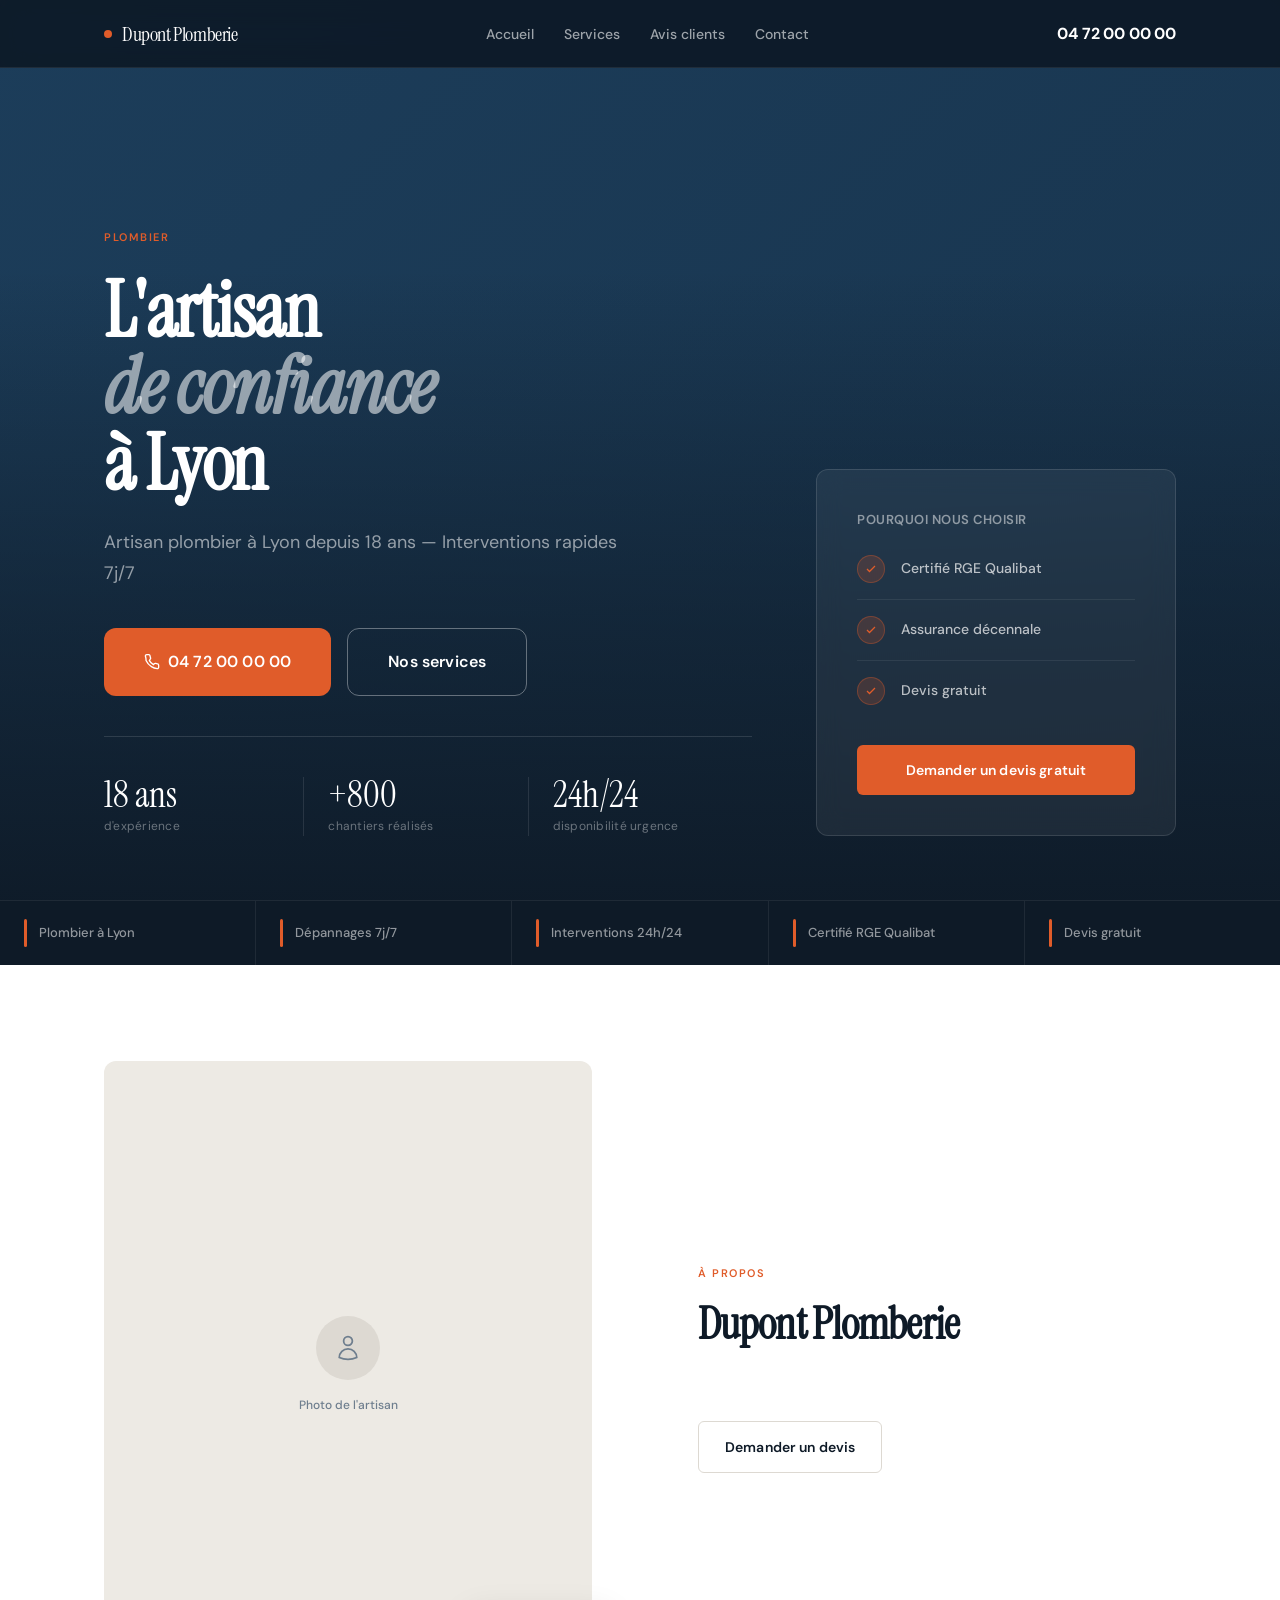
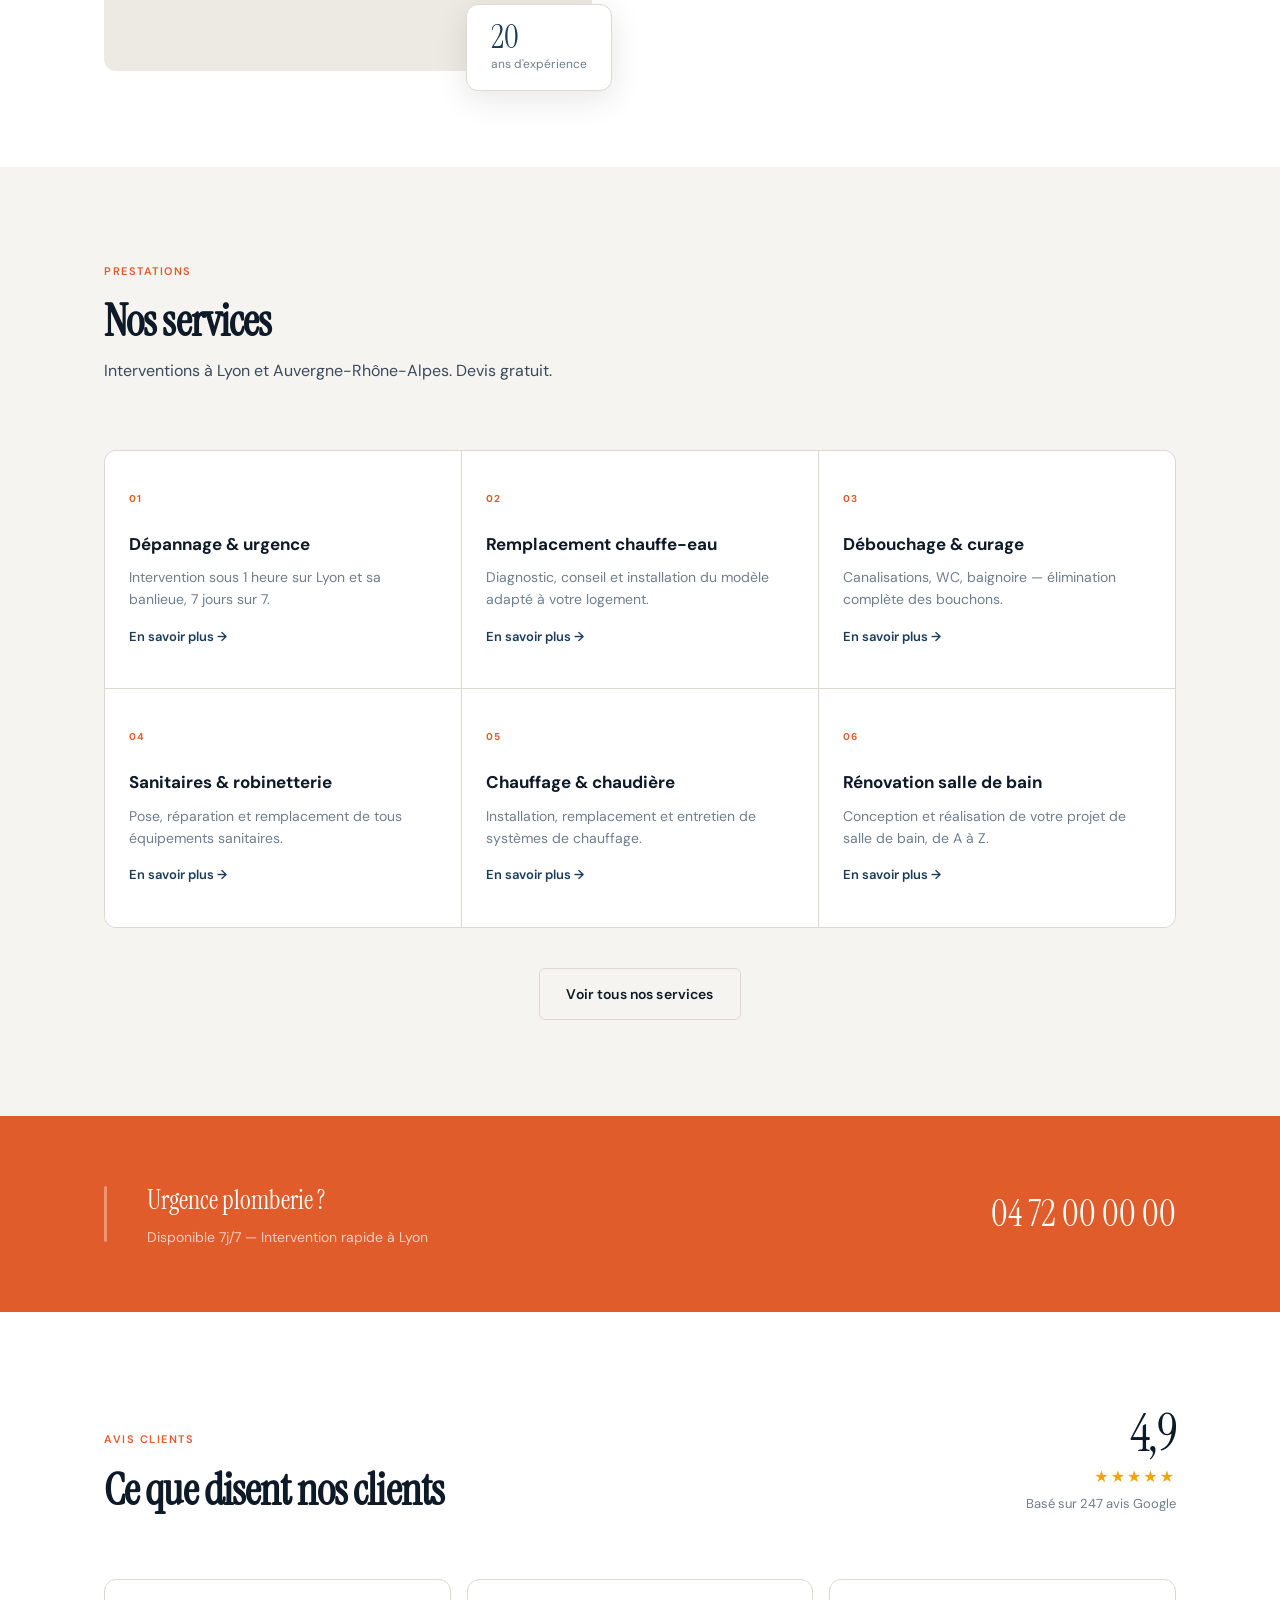
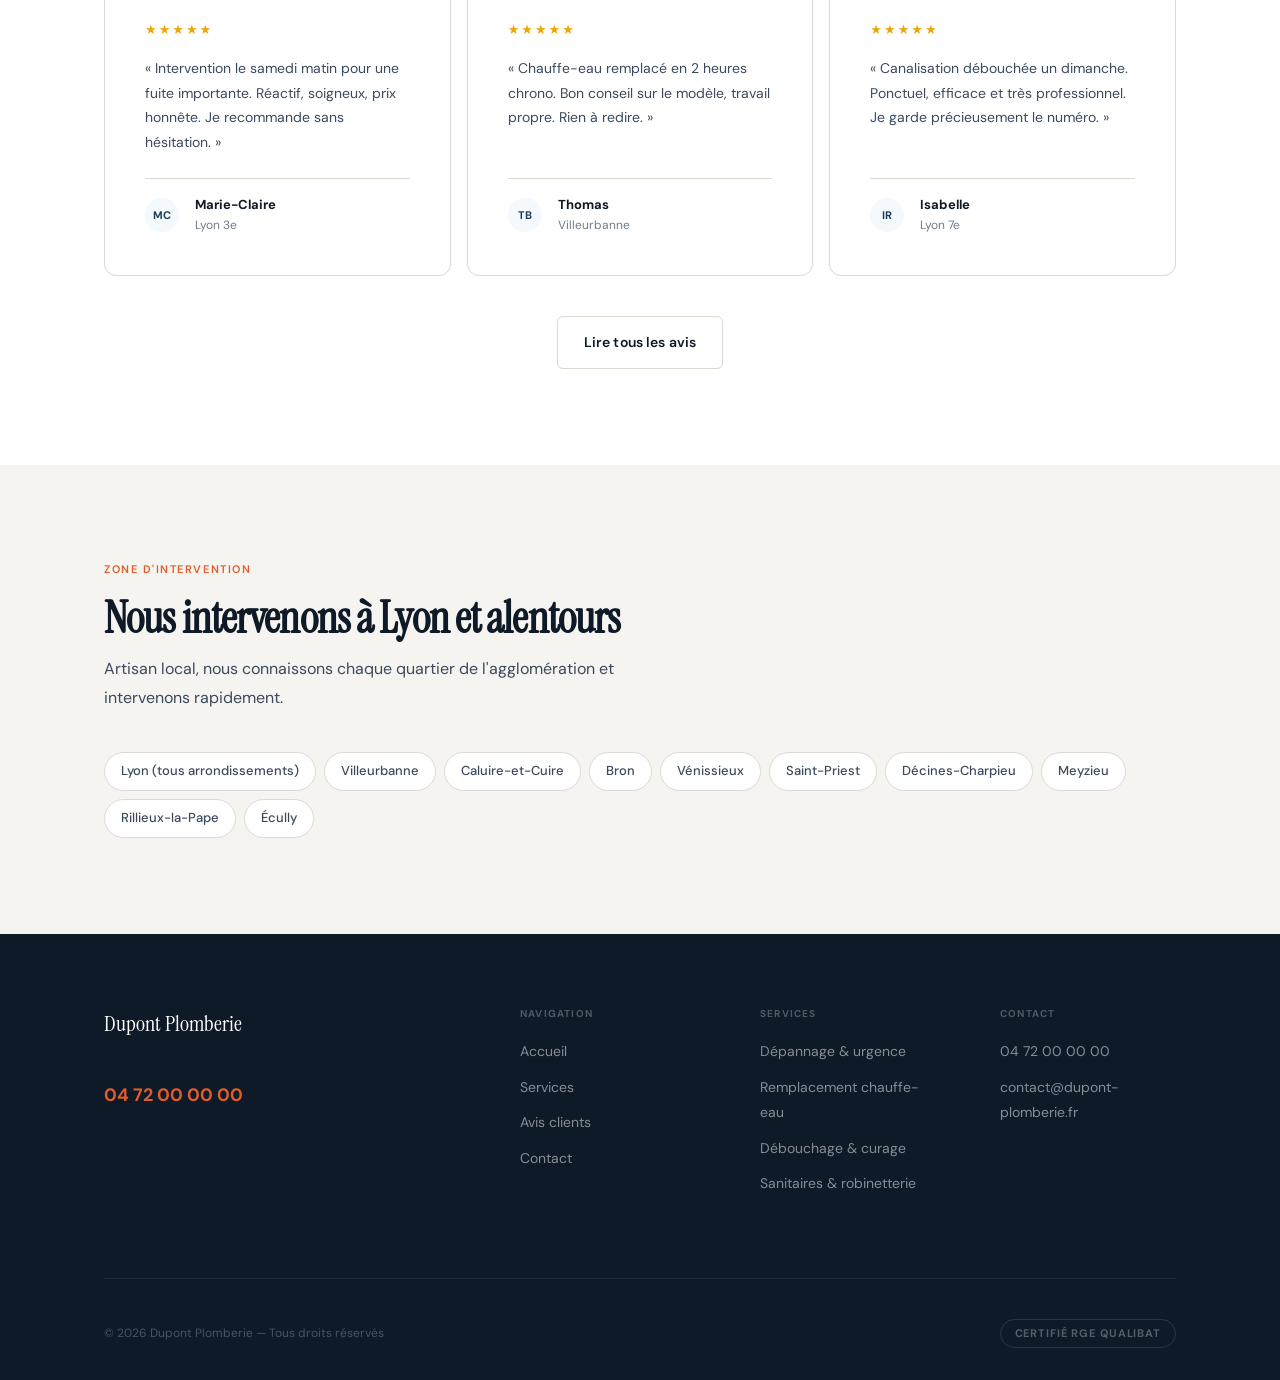
<file: index.html>
<!DOCTYPE html>
<html lang="fr">
<head>
<meta charset="UTF-8">
<meta name="viewport" content="width=device-width, initial-scale=1.0">
<meta name="description" id="meta-desc" content="">
<title id="page-title"></title>
<link rel="preconnect" href="https://fonts.googleapis.com">
<link rel="stylesheet" href="css/style.css">
<script src="js/config.js"></script>
<script>
  document.getElementById('page-title').textContent   = SITE.nom + ' — ' + SITE.metier + ' à ' + SITE.ville;
  document.getElementById('meta-desc').content        = SITE.metaDesc;
</script>
</head>
<body>

<!-- ══════════════ HEADER ══════════════ -->
<header class="site-header">
  <div class="wrap">
    <div class="header-inner">
      <a href="index.html" class="header-logo">
        <span class="header-logo-dot"></span>
        <span data-site="nom"></span>
      </a>
      <nav class="header-nav">
        <a href="index.html">Accueil</a>
        <a href="pages/services.html">Services</a>
        <a href="pages/avis.html">Avis clients</a>
        <a href="pages/contact.html">Contact</a>
      </nav>
      <div class="header-actions">
        <a href="" data-href="tel" class="header-tel" data-site="tel"></a>
      </div>
      <button class="ham" id="ham" aria-label="Menu" aria-expanded="false">
        <span></span><span></span><span></span>
      </button>
    </div>
  </div>
</header>

<div class="mob-menu" id="mob-menu">
  <a href="index.html">Accueil</a>
  <a href="pages/services.html">Services</a>
  <a href="pages/avis.html">Avis clients</a>
  <a href="pages/contact.html">Contact</a>
  <a href="" data-href="tel" class="mob-tel" data-site="tel"></a>
</div>

<!-- ══════════════ HERO ══════════════ -->
<section class="hero">
  <div class="hero-bg">
    <div class="hero-img-wrap">
      <!-- Remplacer par une vraie photo de chantier -->
      <div style="width:100%;height:100%;background:linear-gradient(135deg,var(--brand) 0%,var(--brand-dark) 100%);"></div>
    </div>
  </div>
  <div class="hero-content">
    <div class="wrap">
      <div class="hero-inner">
        <div>
          <div class="hero-overline">
            <span class="t-overline" data-site="metier"> &mdash; <span data-site="ville"></span></span>
          </div>
          <h1 class="t-display hero-title">
            L'artisan<br><em>de confiance</em><br>à <span data-site="ville"></span>
          </h1>
          <p class="hero-sub" data-site="slogan"></p>
          <div class="hero-actions">
            <a href="" data-href="tel" class="btn btn--accent btn--xl">
              <svg width="16" height="16" fill="none" stroke="currentColor" stroke-width="2" viewBox="0 0 24 24"><path d="M22 16.92v3a2 2 0 01-2.18 2 19.79 19.79 0 01-8.63-3.07A19.5 19.5 0 013.07 9.81 19.79 19.79 0 0 0 2.08 3a2 2 0 012-2h3a2 2 0 012 1.72 12.84 12.84 0 00.7 2.81 2 2 0 01-.45 2.11L8.09 9.91a16 16 0 006 6l1.27-1.27a2 2 0 012.11-.45 12.84 12.84 0 002.81.7A2 2 0 0122 16.92z"/></svg>
              <span data-site="tel"></span>
            </a>
            <a href="pages/services.html" class="btn btn--outline-white btn--xl">Nos services</a>
          </div>
          <div class="hero-stats" id="hero-stats"></div>
        </div>
        <div class="hero-card">
          <div class="hero-card-title">Pourquoi nous choisir</div>
          <div class="hero-card-items" id="hero-card-items"></div>
          <div class="hero-card-cta">
            <a href="pages/contact.html" class="btn btn--accent btn--full">Demander un devis gratuit</a>
          </div>
        </div>
      </div>
    </div>
  </div>
</section>

<!-- ══════════════ TRUST BAR ══════════════ -->
<div class="trust-bar">
  <div class="wrap--wide" style="padding:0">
    <div class="trust-bar-inner" id="trust-bar"></div>
  </div>
</div>

<!-- ══════════════ ABOUT ══════════════ -->
<section class="section">
  <div class="wrap">
    <div class="about-grid">
      <div class="about-visual">
        <div class="about-img-primary">
          <div class="img-placeholder">
            <div class="img-placeholder-icon">
              <svg fill="none" stroke="currentColor" stroke-width="1.5" viewBox="0 0 24 24">
                <path d="M15.75 6a3.75 3.75 0 11-7.5 0 3.75 3.75 0 017.5 0zM4.501 20.118a7.5 7.5 0 0114.998 0A17.933 17.933 0 0112 21.75c-2.676 0-5.216-.584-7.499-1.632z"/>
              </svg>
            </div>
            <span class="img-placeholder-label">Photo de l'artisan</span>
          </div>
        </div>
        <div class="about-badge">
          <div class="about-badge-n" id="about-badge-n"></div>
          <div class="about-badge-l">ans d'expérience</div>
        </div>
      </div>
      <div class="about-text">
        <span class="t-overline">À propos</span>
        <h2 class="t-h2" style="margin-top:16px" data-site="nom"></h2>
        <p class="t-body" style="margin-top:16px" data-site="description"></p>
        <div class="about-certs" id="about-certs"></div>
        <a href="pages/contact.html" class="btn btn--outline-dark" style="margin-top:32px">Demander un devis</a>
      </div>
    </div>
  </div>
</section>

<!-- ══════════════ SERVICES ══════════════ -->
<section class="section section--alt">
  <div class="wrap">
    <div class="section-header">
      <span class="t-overline">Prestations</span>
      <h2 class="t-h2" style="margin-top:16px">Nos services</h2>
      <p class="t-body" style="max-width:520px;margin-top:12px">
        Interventions à <span data-site="ville"></span> et <span data-site="region" id="region-txt"></span>. Devis gratuit.
      </p>
    </div>
    <div class="services-grid" id="services-grid"></div>
    <div style="text-align:center;margin-top:40px">
      <a href="pages/services.html" class="btn btn--outline-dark">Voir tous nos services</a>
    </div>
  </div>
</section>

<!-- ══════════════ URGENCE ══════════════ -->
<div class="urgence-banner">
  <div class="wrap">
    <div class="urgence-inner">
      <div class="urgence-left">
        <div class="urgence-line"></div>
        <div>
          <div class="urgence-title">Urgence plomberie ?</div>
          <div class="urgence-sub">Disponible 7j/7 &mdash; Intervention rapide &agrave; <span data-site="ville"></span></div>
        </div>
      </div>
      <a href="" data-href="tel" class="urgence-tel" data-site="tel"></a>
    </div>
  </div>
</div>

<!-- ══════════════ AVIS ══════════════ -->
<section class="section">
  <div class="wrap">
    <div class="reviews-header">
      <div>
        <span class="t-overline">Avis clients</span>
        <h2 class="t-h2" style="margin-top:16px">Ce que disent nos clients</h2>
      </div>
      <div class="reviews-score">
        <div class="reviews-score-n" id="reviews-score-n"></div>
        <div class="reviews-score-stars">★★★★★</div>
        <div class="reviews-score-label" id="reviews-score-label"></div>
      </div>
    </div>
    <div class="reviews-grid" id="reviews-grid"></div>
    <div style="text-align:center;margin-top:40px">
      <a href="pages/avis.html" class="btn btn--outline-dark">Lire tous les avis</a>
    </div>
  </div>
</section>

<!-- ══════════════ ZONE ══════════════ -->
<section class="section section--alt">
  <div class="wrap">
    <div class="section-header" style="margin-bottom:0">
      <span class="t-overline">Zone d'intervention</span>
      <h2 class="t-h2" style="margin-top:16px">Nous intervenons à <span data-site="ville"></span> et alentours</h2>
      <p class="t-body" style="max-width:580px;margin-top:12px">
        Artisan local, nous connaissons chaque quartier de l'agglomération et intervenons rapidement.
      </p>
    </div>
    <div class="zone-chips" id="zone-chips"></div>
  </div>
</section>

<!-- ══════════════ FOOTER ══════════════ -->
<footer class="site-footer">
  <div class="wrap">
    <div class="footer-grid">
      <div>
        <div class="footer-brand-name" data-site="nom"></div>
        <p class="footer-brand-desc" data-site="description"></p>
        <a href="" data-href="tel" class="footer-brand-tel" data-site="tel"></a>
      </div>
      <div>
        <div class="footer-col-label">Navigation</div>
        <ul class="footer-links">
          <li><a href="index.html">Accueil</a></li>
          <li><a href="pages/services.html">Services</a></li>
          <li><a href="pages/avis.html">Avis clients</a></li>
          <li><a href="pages/contact.html">Contact</a></li>
        </ul>
      </div>
      <div>
        <div class="footer-col-label">Services</div>
        <ul class="footer-links" id="footer-services"></ul>
      </div>
      <div>
        <div class="footer-col-label">Contact</div>
        <ul class="footer-links">
          <li><a href="" data-href="tel" data-site="tel"></a></li>
          <li><a href="" data-href="email" data-site="email"></a></li>
          <li><span data-site="adresse"></span></li>
          <li><span data-site="horaires"></span></li>
        </ul>
      </div>
    </div>
    <div class="footer-bottom">
      <span class="footer-copy">&copy; <span data-year></span> <span data-site="nom"></span> &mdash; Tous droits r&eacute;serv&eacute;s</span>
      <span class="footer-cert" id="footer-cert"></span>
    </div>
  </div>
</footer>

<script src="js/config.js"></script>
<script src="js/main.js"></script>
<script>
(function () {
  /* Badge years of experience */
  const yr = new Date().getFullYear() - SITE.anneeCreation;
  const badge = document.getElementById('about-badge-n');
  if (badge) badge.textContent = yr;

  /* Hero stats */
  const statsEl = document.getElementById('hero-stats');
  SITE.stats.forEach(s => {
    statsEl.innerHTML += `<div class="hero-stat"><div class="hero-stat-n">${s.valeur}</div><div class="hero-stat-l">${s.label}</div></div>`;
  });

  /* Hero card items — use certifications */
  const cardEl = document.getElementById('hero-card-items');
  SITE.certifications.forEach(c => {
    cardEl.innerHTML += `
      <div class="hero-card-item">
        <div class="hero-card-check">
          <svg fill="none" stroke="currentColor" stroke-width="2.5" viewBox="0 0 24 24"><polyline points="20 6 9 17 4 12"/></svg>
        </div>
        <span class="hero-card-text">${c}</span>
      </div>`;
  });

  /* Trust bar */
  const trustData = [
    SITE.metier + ' à ' + SITE.ville,
    'Dépannages 7j/7',
    'Interventions 24h/24',
    SITE.certifications[0] || 'Artisan certifié',
    'Devis gratuit',
  ];
  const trustEl = document.getElementById('trust-bar');
  trustData.forEach(t => {
    trustEl.innerHTML += `<div class="trust-item"><div class="trust-item-marker"></div><span class="trust-item-text">${t}</span></div>`;
  });

  /* Services grid */
  const srvEl = document.getElementById('services-grid');
  SITE.services.forEach((s, i) => {
    srvEl.innerHTML += `
      <div class="srv-card">
        <div class="srv-card-num">0${i + 1}</div>
        <div class="srv-card-title">${s.titre}</div>
        <div class="srv-card-desc">${s.resume}</div>
        <a href="pages/services.html#${s.slug}" class="srv-card-link">En savoir plus →</a>
      </div>`;
  });

  /* Reviews — show 3 */
  document.getElementById('reviews-score-n').textContent = SITE.noteGlobale;
  document.getElementById('reviews-score-label').textContent = 'Basé sur ' + SITE.nbAvis + ' avis Google';
  const rvEl = document.getElementById('reviews-grid');
  SITE.avis.slice(0, 3).forEach(a => {
    rvEl.innerHTML += `
      <div class="review-card">
        <div class="review-card-stars">★★★★★</div>
        <p class="review-card-text">« ${a.texte} »</p>
        <div class="review-card-author">
          <div class="review-card-av">${a.initiales}</div>
          <div>
            <div class="review-card-name">${a.prenom}</div>
            <div class="review-card-ville">${a.ville}</div>
          </div>
        </div>
      </div>`;
  });

  /* Zone chips */
  const zEl = document.getElementById('zone-chips');
  SITE.zones.forEach(z => {
    zEl.innerHTML += `<span class="zone-chip">${z}</span>`;
  });

  /* Footer services */
  const fsEl = document.getElementById('footer-services');
  SITE.services.slice(0, 4).forEach(s => {
    fsEl.innerHTML += `<li><a href="pages/services.html#${s.slug}">${s.titre}</a></li>`;
  });

  /* Footer cert badge */
  const fcEl = document.getElementById('footer-cert');
  if (fcEl && SITE.certifications[0]) fcEl.textContent = SITE.certifications[0];

  /* Region text */
  const rEl = document.getElementById('region-txt');
  if (rEl) rEl.textContent = SITE.region;
})();
</script>
</body>
</html>
</file>
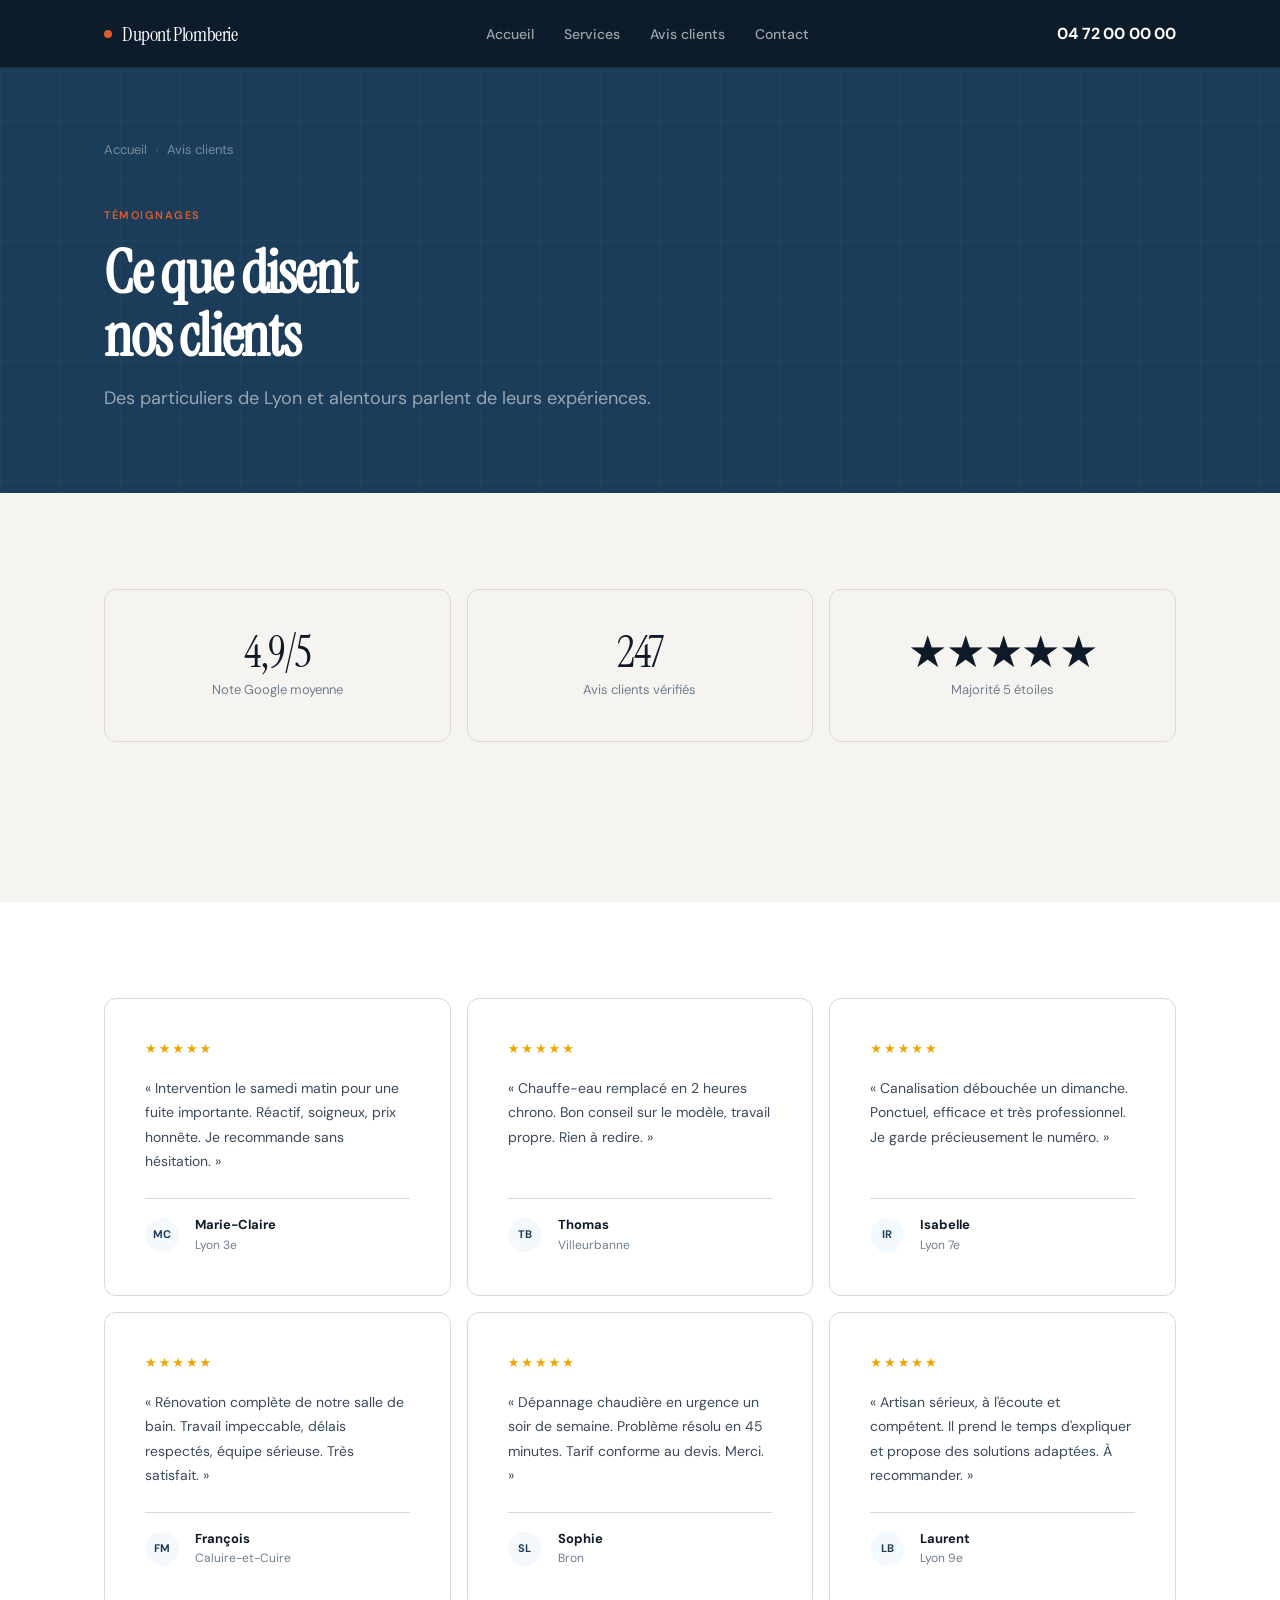
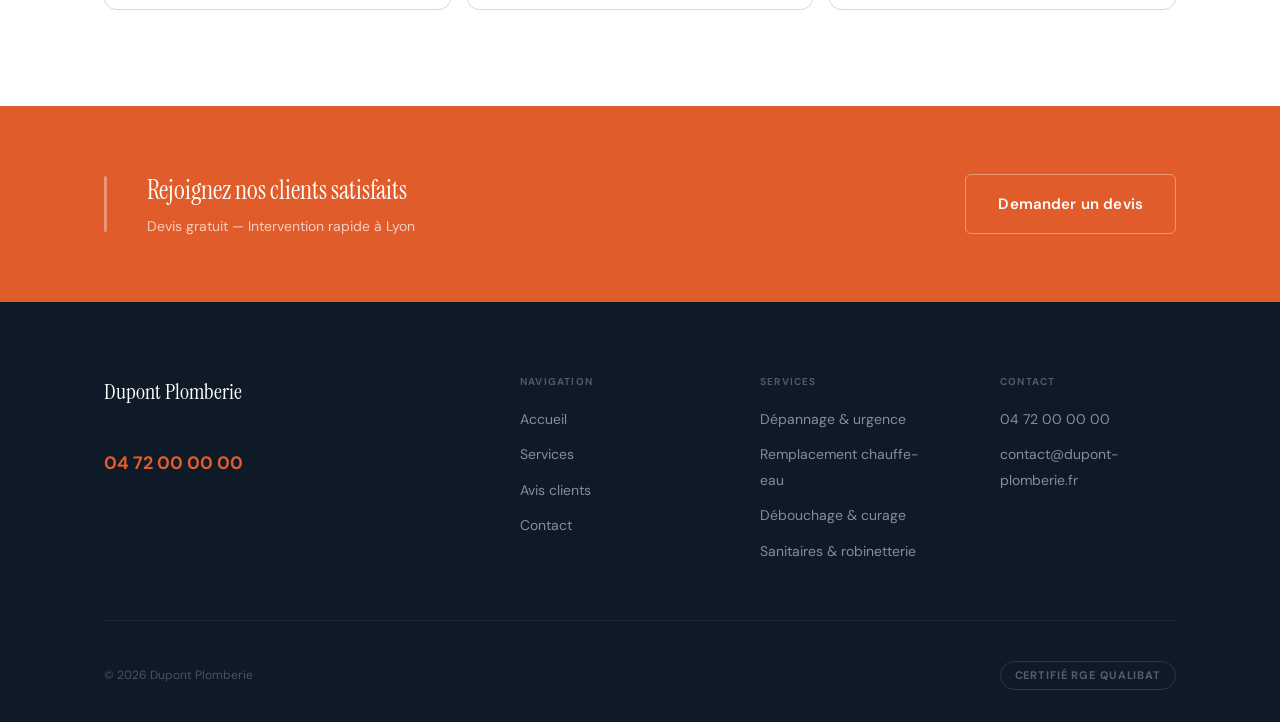
<file: pages/avis.html>
<!DOCTYPE html>
<html lang="fr">
<head>
<meta charset="UTF-8">
<meta name="viewport" content="width=device-width, initial-scale=1.0">
<meta name="description" content="">
<title id="page-title"></title>
<link rel="preconnect" href="https://fonts.googleapis.com">
<link rel="stylesheet" href="../css/style.css">
<script src="../js/config.js"></script>
<script>
  document.getElementById('page-title').textContent = 'Avis clients — ' + SITE.nom;
  document.querySelector('meta[name="description"]').content =
    SITE.nbAvis + ' avis clients pour ' + SITE.nom + ', ' + SITE.metier.toLowerCase() + ' à ' + SITE.ville + '. Note : ' + SITE.noteGlobale + '/5.';
</script>
</head>
<body>

<!-- HEADER -->
<header class="site-header">
  <div class="wrap">
    <div class="header-inner">
      <a href="../index.html" class="header-logo">
        <span class="header-logo-dot"></span>
        <span data-site="nom"></span>
      </a>
      <nav class="header-nav">
        <a href="../index.html">Accueil</a>
        <a href="services.html">Services</a>
        <a href="avis.html">Avis clients</a>
        <a href="contact.html">Contact</a>
      </nav>
      <div class="header-actions">
        <a href="" data-href="tel" class="header-tel" data-site="tel"></a>
      </div>
      <button class="ham" id="ham" aria-label="Menu" aria-expanded="false">
        <span></span><span></span><span></span>
      </button>
    </div>
  </div>
</header>

<div class="mob-menu" id="mob-menu">
  <a href="../index.html">Accueil</a>
  <a href="services.html">Services</a>
  <a href="avis.html">Avis clients</a>
  <a href="contact.html">Contact</a>
  <a href="" data-href="tel" class="mob-tel" data-site="tel"></a>
</div>

<!-- PAGE HERO -->
<div class="page-hero">
  <div class="wrap">
    <div class="page-hero-inner">
      <nav class="breadcrumb">
        <a href="../index.html">Accueil</a>
        <span class="breadcrumb-sep">›</span>
        <span>Avis clients</span>
      </nav>
      <span class="t-overline">Témoignages</span>
      <h1 class="page-hero-title" style="margin-top:16px">Ce que disent<br>nos clients</h1>
      <p class="page-hero-sub">Des particuliers de <span data-site="ville"></span> et alentours parlent de leurs expériences.</p>
    </div>
  </div>
</div>

<!-- SCORE INTRO -->
<section class="section section--alt">
  <div class="wrap">
    <div class="avis-intro-grid" id="avis-intro"></div>
  </div>
</section>

<!-- ALL REVIEWS -->
<section class="section">
  <div class="wrap">
    <div class="reviews-grid" id="reviews-grid-full"></div>
  </div>
</section>

<!-- CTA -->
<div class="urgence-banner">
  <div class="wrap">
    <div class="urgence-inner">
      <div class="urgence-left">
        <div class="urgence-line"></div>
        <div>
          <div class="urgence-title">Rejoignez nos clients satisfaits</div>
          <div class="urgence-sub">Devis gratuit &mdash; Intervention rapide à <span data-site="ville"></span></div>
        </div>
      </div>
      <a href="contact.html" class="btn btn--outline-white btn--lg">Demander un devis</a>
    </div>
  </div>
</div>

<!-- FOOTER -->
<footer class="site-footer">
  <div class="wrap">
    <div class="footer-grid">
      <div>
        <div class="footer-brand-name" data-site="nom"></div>
        <p class="footer-brand-desc" data-site="description"></p>
        <a href="" data-href="tel" class="footer-brand-tel" data-site="tel"></a>
      </div>
      <div>
        <div class="footer-col-label">Navigation</div>
        <ul class="footer-links">
          <li><a href="../index.html">Accueil</a></li>
          <li><a href="services.html">Services</a></li>
          <li><a href="avis.html">Avis clients</a></li>
          <li><a href="contact.html">Contact</a></li>
        </ul>
      </div>
      <div>
        <div class="footer-col-label">Services</div>
        <ul class="footer-links" id="footer-services"></ul>
      </div>
      <div>
        <div class="footer-col-label">Contact</div>
        <ul class="footer-links">
          <li><a href="" data-href="tel" data-site="tel"></a></li>
          <li><a href="" data-href="email" data-site="email"></a></li>
          <li><span data-site="adresse"></span></li>
        </ul>
      </div>
    </div>
    <div class="footer-bottom">
      <span class="footer-copy">&copy; <span data-year></span> <span data-site="nom"></span></span>
      <span class="footer-cert" id="footer-cert"></span>
    </div>
  </div>
</footer>

<script src="../js/main.js"></script>
<script>
(function () {
  /* Score intro cards */
  const introData = [
    { n: SITE.noteGlobale + '/5', l: 'Note Google moyenne' },
    { n: SITE.nbAvis,             l: 'Avis clients vérifiés' },
    { n: '★★★★★',                 l: 'Majorité 5 étoiles' },
  ];
  const introEl = document.getElementById('avis-intro');
  introData.forEach(d => {
    introEl.innerHTML += `
      <div class="avis-intro-card">
        <div class="avis-intro-n">${d.n}</div>
        <div class="avis-intro-l">${d.l}</div>
      </div>`;
  });

  /* All reviews */
  const rvEl = document.getElementById('reviews-grid-full');
  SITE.avis.forEach(a => {
    rvEl.innerHTML += `
      <div class="review-card">
        <div class="review-card-stars">★★★★★</div>
        <p class="review-card-text">« ${a.texte} »</p>
        <div class="review-card-author">
          <div class="review-card-av">${a.initiales}</div>
          <div>
            <div class="review-card-name">${a.prenom}</div>
            <div class="review-card-ville">${a.ville}</div>
          </div>
        </div>
      </div>`;
  });

  /* Footer services */
  const fsEl = document.getElementById('footer-services');
  SITE.services.slice(0, 4).forEach(s => {
    fsEl.innerHTML += `<li><a href="services.html#${s.slug}">${s.titre}</a></li>`;
  });

  const fcEl = document.getElementById('footer-cert');
  if (fcEl && SITE.certifications[0]) fcEl.textContent = SITE.certifications[0];
})();
</script>
</body>
</html>
</file>
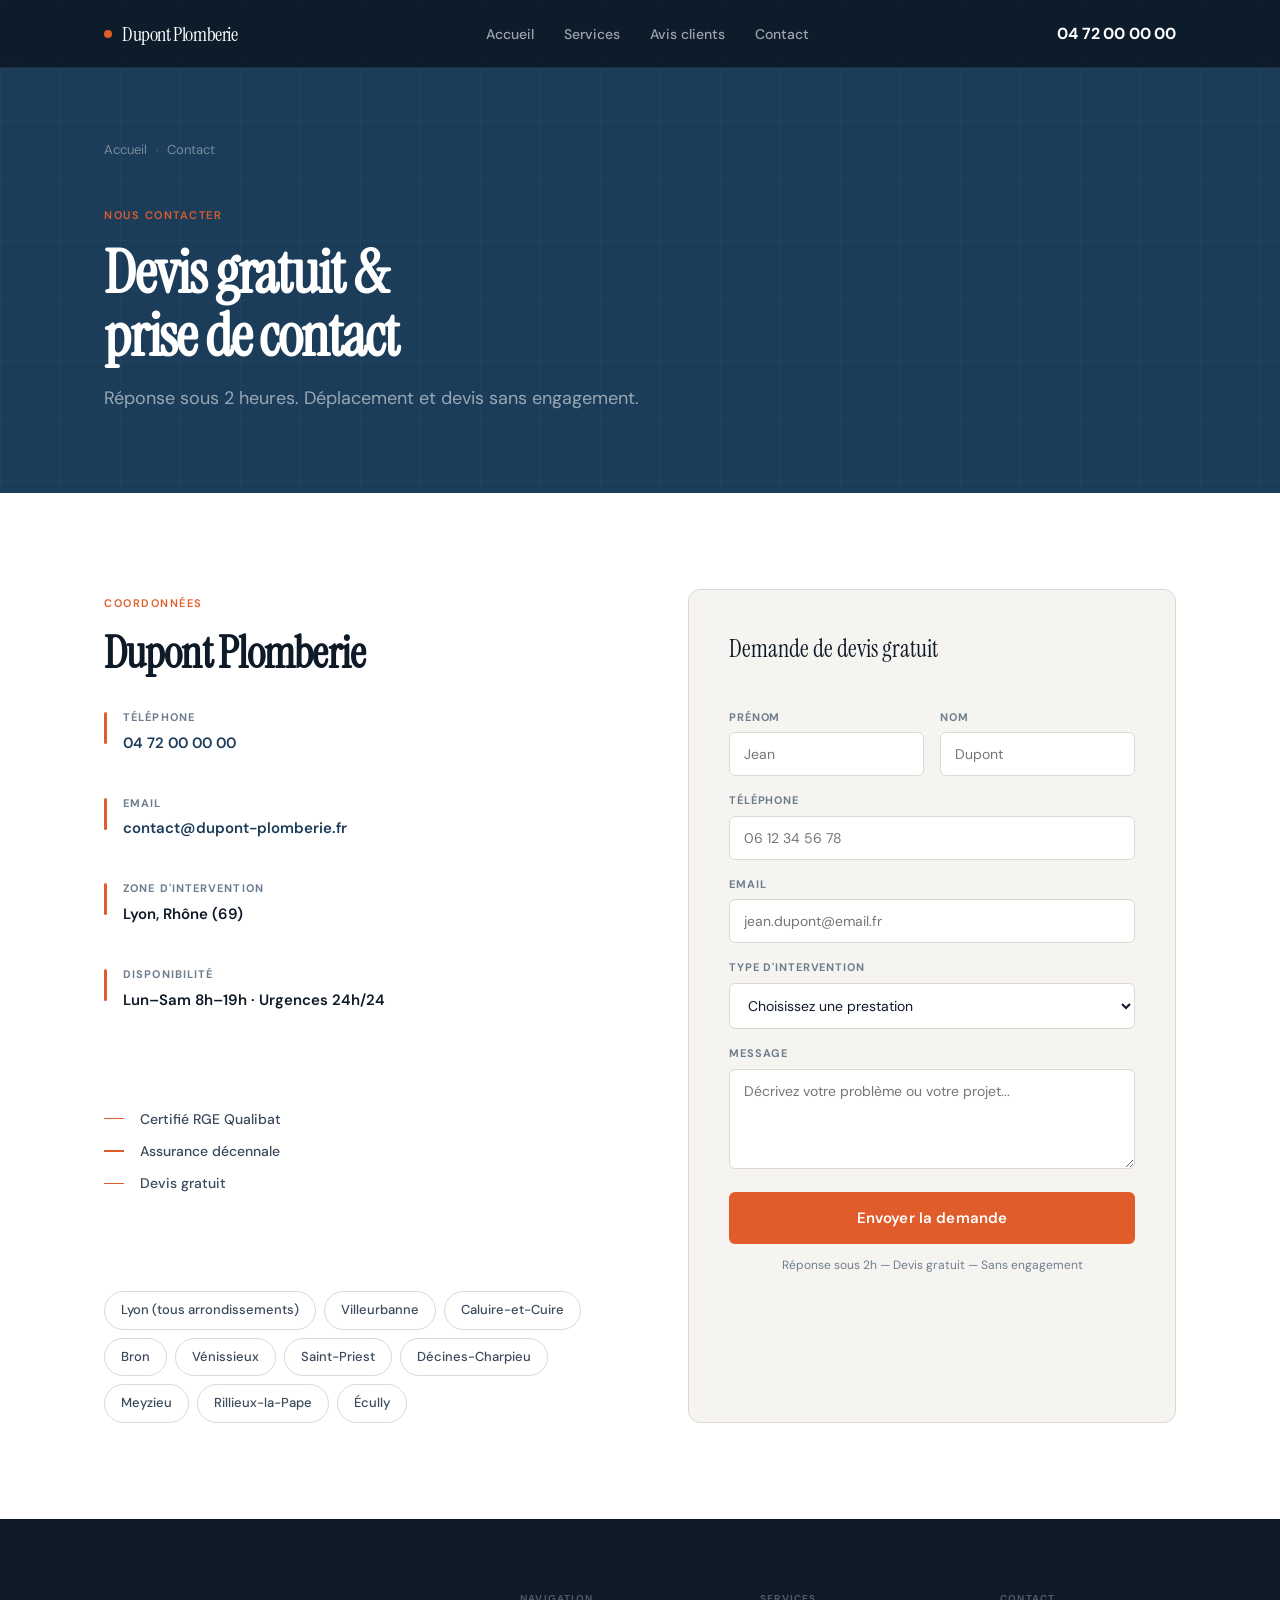
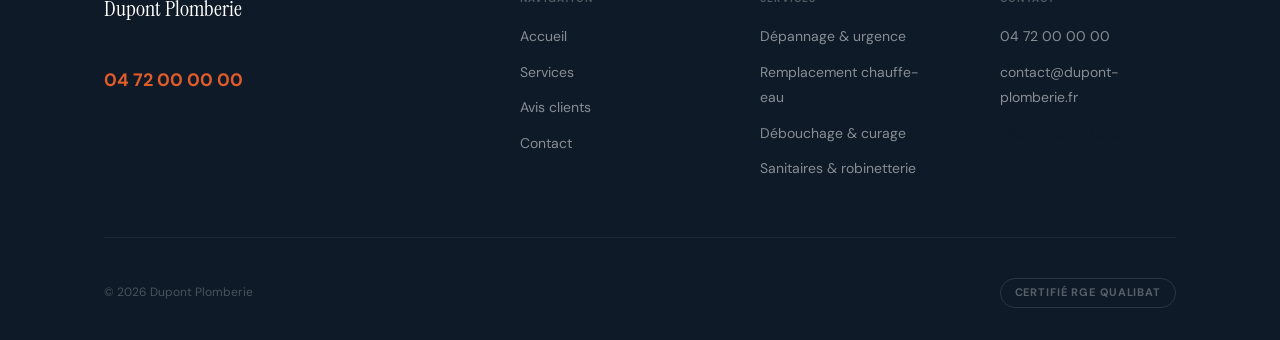
<file: pages/contact.html>
<!DOCTYPE html>
<html lang="fr">
<head>
<meta charset="UTF-8">
<meta name="viewport" content="width=device-width, initial-scale=1.0">
<meta name="description" content="">
<title id="page-title"></title>
<link rel="preconnect" href="https://fonts.googleapis.com">
<link rel="stylesheet" href="../css/style.css">
<script src="../js/config.js"></script>
<script>
  document.getElementById('page-title').textContent = 'Contact — ' + SITE.nom;
  document.querySelector('meta[name="description"]').content =
    'Contactez ' + SITE.nom + ', ' + SITE.metier.toLowerCase() + ' à ' + SITE.ville + '. ' + SITE.tel + ' — ' + SITE.horaires;
</script>
</head>
<body>

<!-- HEADER -->
<header class="site-header">
  <div class="wrap">
    <div class="header-inner">
      <a href="../index.html" class="header-logo">
        <span class="header-logo-dot"></span>
        <span data-site="nom"></span>
      </a>
      <nav class="header-nav">
        <a href="../index.html">Accueil</a>
        <a href="services.html">Services</a>
        <a href="avis.html">Avis clients</a>
        <a href="contact.html">Contact</a>
      </nav>
      <div class="header-actions">
        <a href="" data-href="tel" class="header-tel" data-site="tel"></a>
      </div>
      <button class="ham" id="ham" aria-label="Menu" aria-expanded="false">
        <span></span><span></span><span></span>
      </button>
    </div>
  </div>
</header>

<div class="mob-menu" id="mob-menu">
  <a href="../index.html">Accueil</a>
  <a href="services.html">Services</a>
  <a href="avis.html">Avis clients</a>
  <a href="contact.html">Contact</a>
  <a href="" data-href="tel" class="mob-tel" data-site="tel"></a>
</div>

<!-- PAGE HERO -->
<div class="page-hero">
  <div class="wrap">
    <div class="page-hero-inner">
      <nav class="breadcrumb">
        <a href="../index.html">Accueil</a>
        <span class="breadcrumb-sep">›</span>
        <span>Contact</span>
      </nav>
      <span class="t-overline">Nous contacter</span>
      <h1 class="page-hero-title" style="margin-top:16px">Devis gratuit &<br>prise de contact</h1>
      <p class="page-hero-sub">Réponse sous 2 heures. Déplacement et devis sans engagement.</p>
    </div>
  </div>
</div>

<!-- CONTACT GRID -->
<section class="section">
  <div class="wrap">
    <div class="contact-page-grid">
      <!-- Info -->
      <div>
        <span class="t-overline">Coordonnées</span>
        <h2 class="t-h2" style="margin-top:14px;margin-bottom:32px" data-site="nom"></h2>

        <div class="contact-detail">
          <div class="contact-detail-line"></div>
          <div>
            <div class="contact-detail-label">Téléphone</div>
            <div class="contact-detail-val">
              <a href="" data-href="tel" style="color:var(--brand)" data-site="tel"></a>
            </div>
          </div>
        </div>

        <div class="contact-detail">
          <div class="contact-detail-line"></div>
          <div>
            <div class="contact-detail-label">Email</div>
            <div class="contact-detail-val">
              <a href="" data-href="email" style="color:var(--brand)" data-site="email"></a>
            </div>
          </div>
        </div>

        <div class="contact-detail">
          <div class="contact-detail-line"></div>
          <div>
            <div class="contact-detail-label">Zone d'intervention</div>
            <div class="contact-detail-val" data-site="adresse"></div>
          </div>
        </div>

        <div class="contact-detail">
          <div class="contact-detail-line"></div>
          <div>
            <div class="contact-detail-label">Disponibilité</div>
            <div class="contact-detail-val" data-site="horaires"></div>
          </div>
        </div>

        <!-- Certifications -->
        <div style="margin-top:40px">
          <div class="footer-col-label" style="margin-bottom:16px">Certifications</div>
          <div class="about-certs" id="contact-certs"></div>
        </div>

        <!-- Zones -->
        <div style="margin-top:40px">
          <div class="footer-col-label" style="margin-bottom:16px">Zones couvertes</div>
          <div class="zone-chips" id="contact-zones"></div>
        </div>
      </div>

      <!-- Form -->
      <div class="form-card">
        <div class="form-title">Demande de devis gratuit</div>
        <div class="fg-row">
          <div class="fg">
            <label class="fl">Prénom</label>
            <input type="text" class="fi" placeholder="Jean">
          </div>
          <div class="fg">
            <label class="fl">Nom</label>
            <input type="text" class="fi" placeholder="Dupont">
          </div>
        </div>
        <div class="fg">
          <label class="fl">Téléphone</label>
          <input type="tel" class="fi" placeholder="06 12 34 56 78">
        </div>
        <div class="fg">
          <label class="fl">Email</label>
          <input type="email" class="fi" placeholder="jean.dupont@email.fr">
        </div>
        <div class="fg">
          <label class="fl">Type d'intervention</label>
          <select class="fs" id="contact-select">
            <option value="">Choisissez une prestation</option>
          </select>
        </div>
        <div class="fg">
          <label class="fl">Message</label>
          <textarea class="ft" placeholder="Décrivez votre problème ou votre projet..."></textarea>
        </div>
        <button class="btn btn--accent btn--full" style="padding:16px;font-size:15px;">
          Envoyer la demande
        </button>
        <p class="form-note" style="margin-top:12px">Réponse sous 2h &mdash; Devis gratuit &mdash; Sans engagement</p>
      </div>
    </div>
  </div>
</section>

<!-- FOOTER -->
<footer class="site-footer">
  <div class="wrap">
    <div class="footer-grid">
      <div>
        <div class="footer-brand-name" data-site="nom"></div>
        <p class="footer-brand-desc" data-site="description"></p>
        <a href="" data-href="tel" class="footer-brand-tel" data-site="tel"></a>
      </div>
      <div>
        <div class="footer-col-label">Navigation</div>
        <ul class="footer-links">
          <li><a href="../index.html">Accueil</a></li>
          <li><a href="services.html">Services</a></li>
          <li><a href="avis.html">Avis clients</a></li>
          <li><a href="contact.html">Contact</a></li>
        </ul>
      </div>
      <div>
        <div class="footer-col-label">Services</div>
        <ul class="footer-links" id="footer-services"></ul>
      </div>
      <div>
        <div class="footer-col-label">Contact</div>
        <ul class="footer-links">
          <li><a href="" data-href="tel" data-site="tel"></a></li>
          <li><a href="" data-href="email" data-site="email"></a></li>
          <li><span data-site="adresse"></span></li>
        </ul>
      </div>
    </div>
    <div class="footer-bottom">
      <span class="footer-copy">&copy; <span data-year></span> <span data-site="nom"></span></span>
      <span class="footer-cert" id="footer-cert"></span>
    </div>
  </div>
</footer>

<script src="../js/main.js"></script>
<script>
(function () {
  /* Certifications */
  const cEl = document.getElementById('contact-certs');
  SITE.certifications.forEach(c => {
    cEl.innerHTML += `<div class="about-cert-item"><div class="about-cert-line"></div>${c}</div>`;
  });

  /* Zones */
  const zEl = document.getElementById('contact-zones');
  SITE.zones.forEach(z => {
    zEl.innerHTML += `<span class="zone-chip">${z}</span>`;
  });

  /* Form select */
  const sel = document.getElementById('contact-select');
  SITE.services.forEach(s => {
    sel.innerHTML += `<option value="${s.slug}">${s.titre}</option>`;
  });

  /* Footer services */
  const fsEl = document.getElementById('footer-services');
  SITE.services.slice(0, 4).forEach(s => {
    fsEl.innerHTML += `<li><a href="services.html#${s.slug}">${s.titre}</a></li>`;
  });

  const fcEl = document.getElementById('footer-cert');
  if (fcEl && SITE.certifications[0]) fcEl.textContent = SITE.certifications[0];
})();
</script>
</body>
</html>
</file>
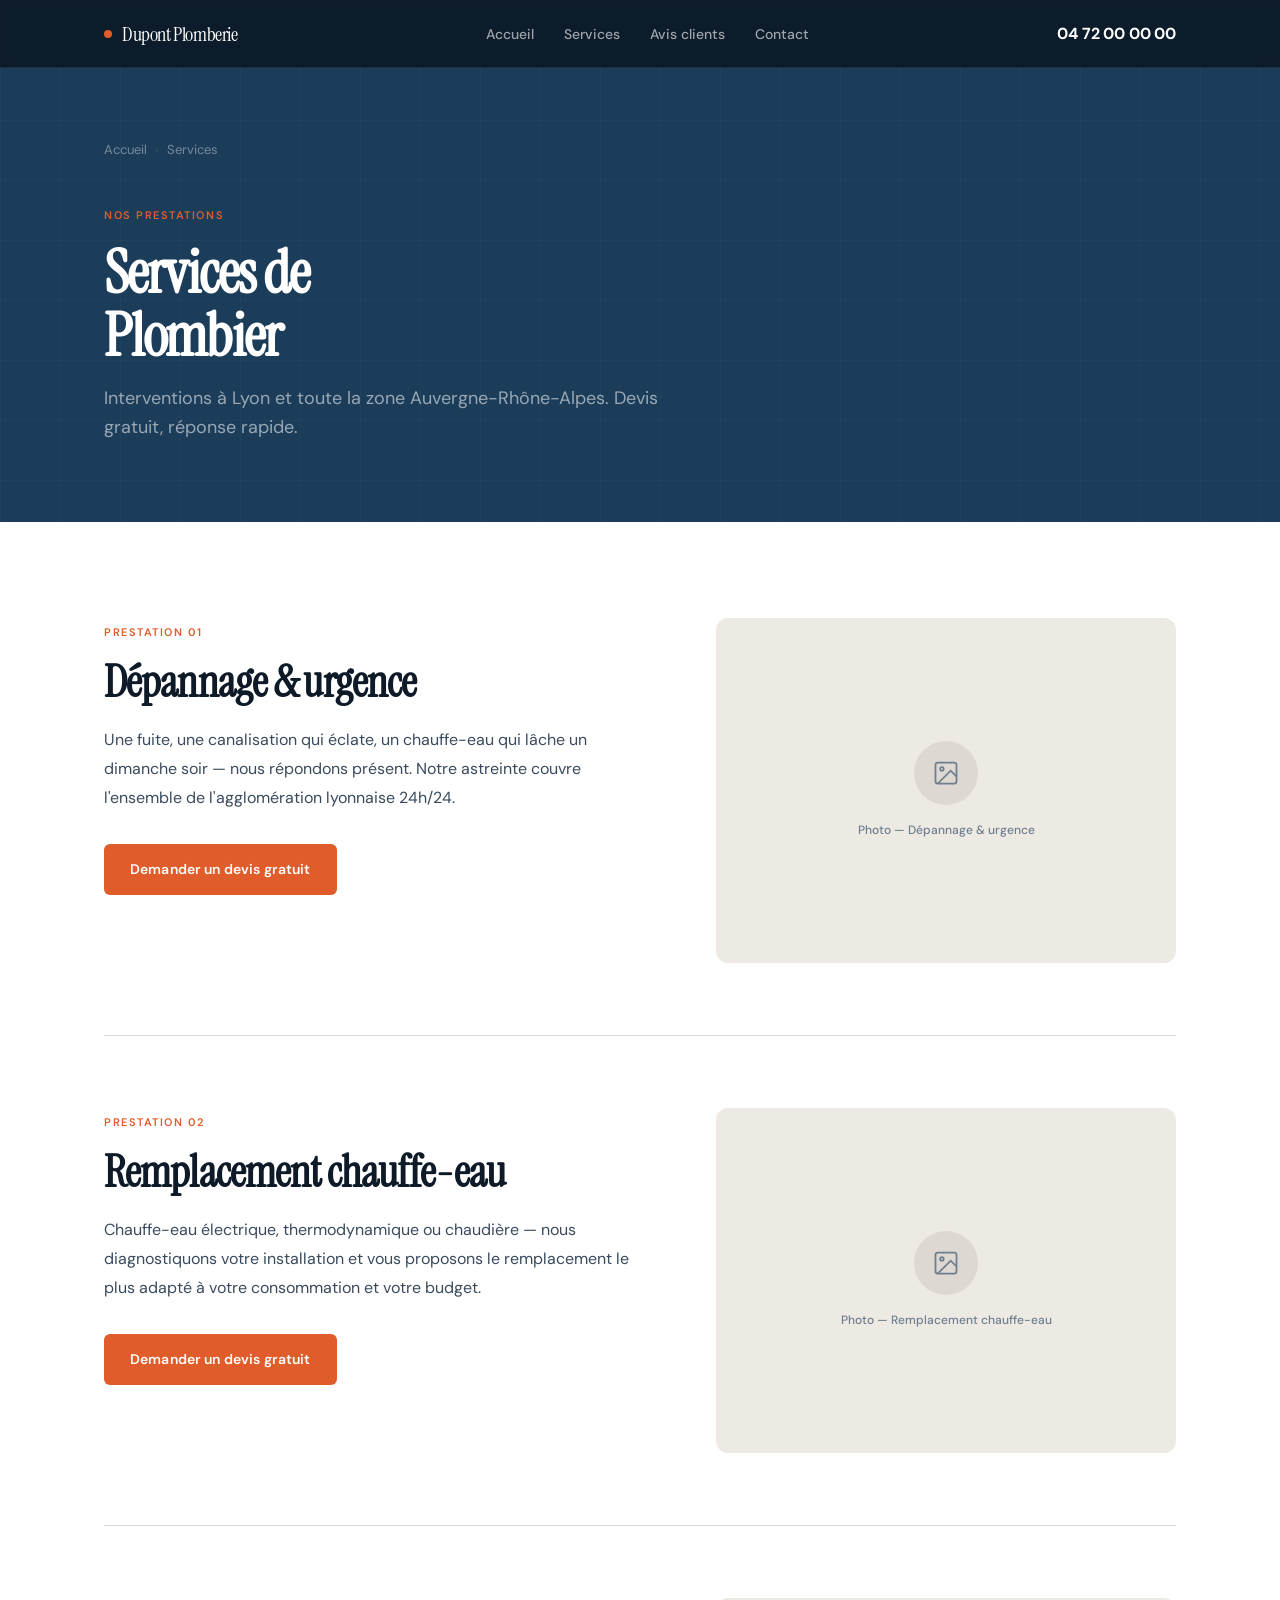
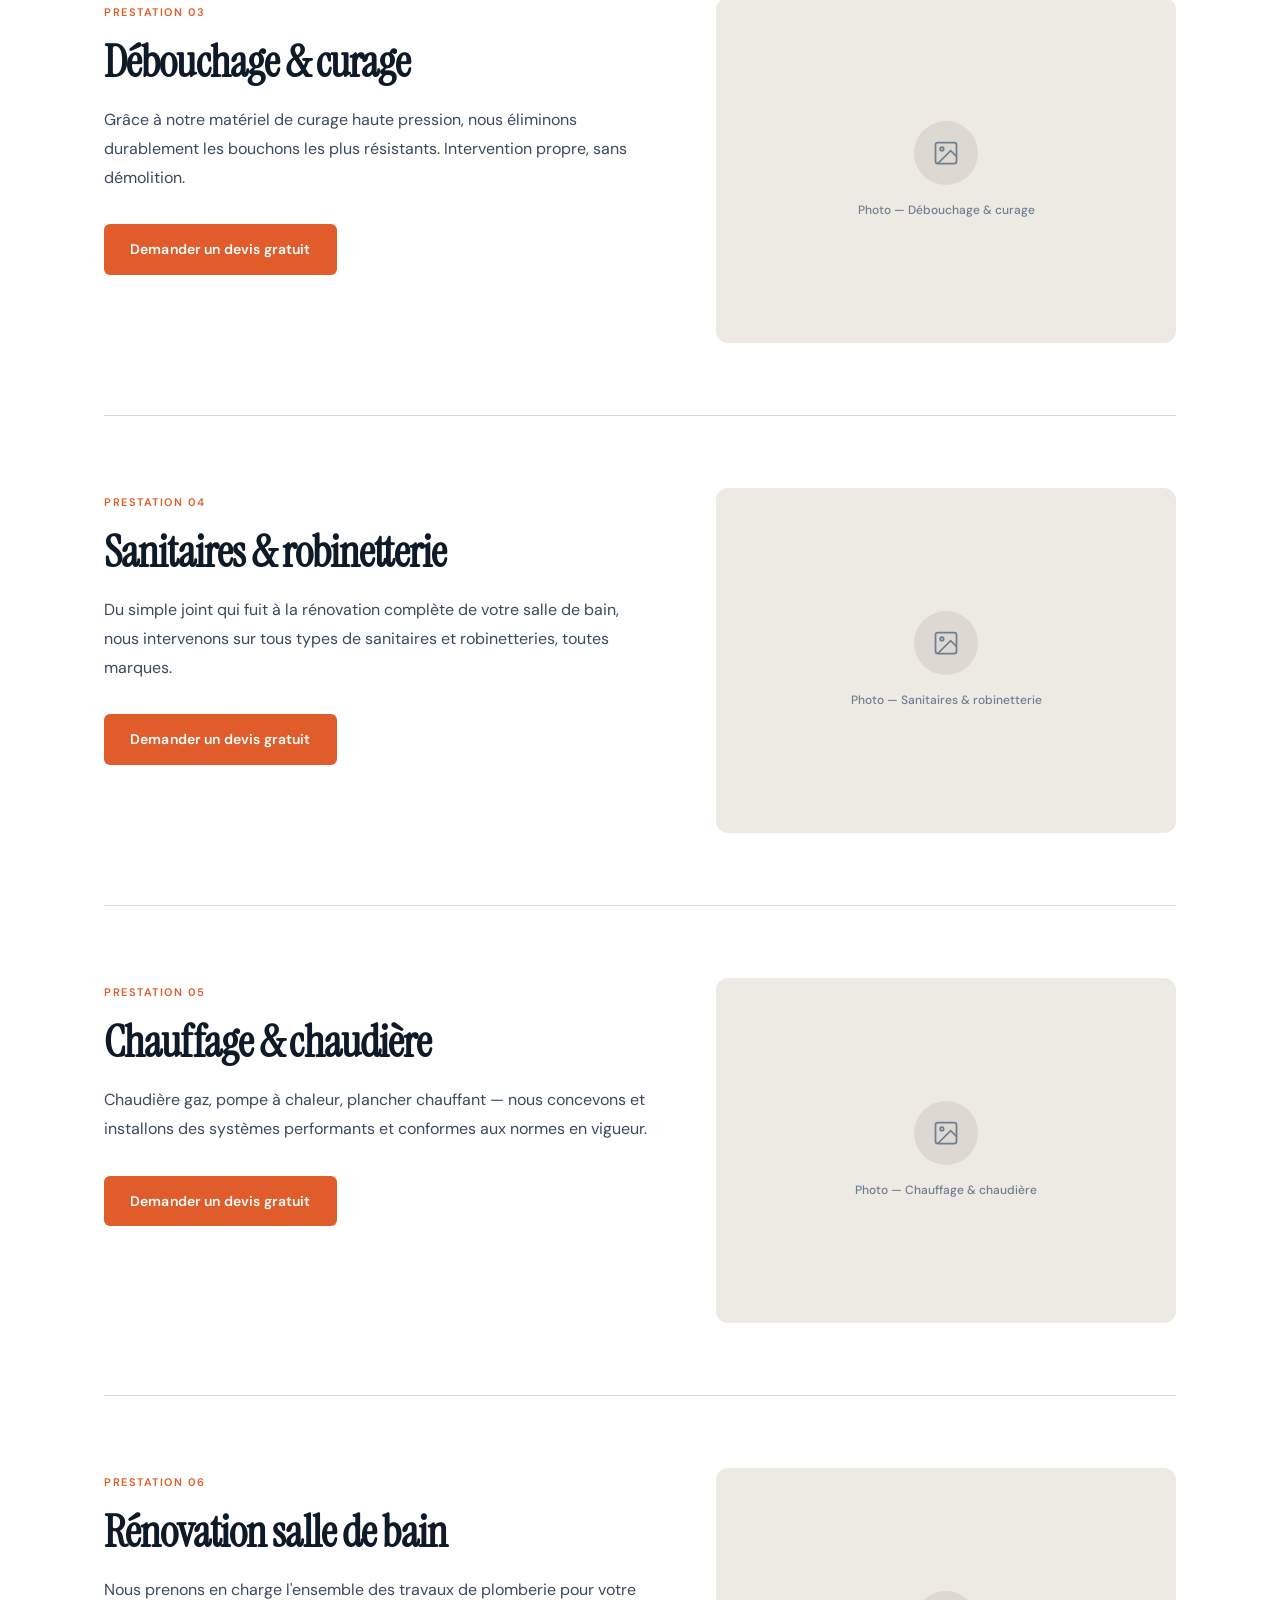
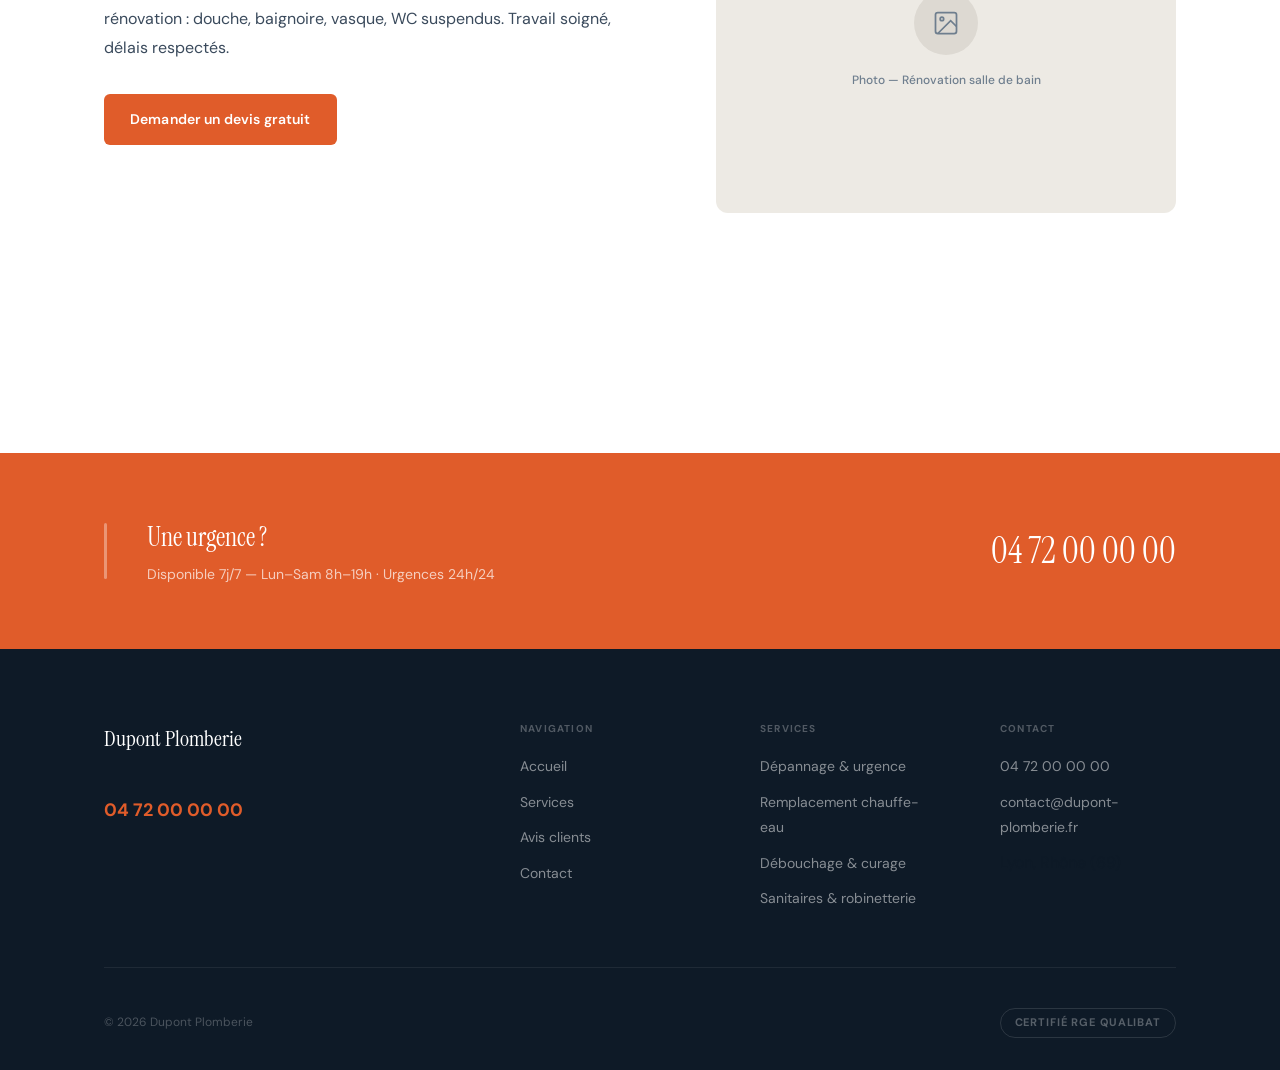
<file: pages/services.html>
<!DOCTYPE html>
<html lang="fr">
<head>
<meta charset="UTF-8">
<meta name="viewport" content="width=device-width, initial-scale=1.0">
<meta name="description" content="">
<title id="page-title"></title>
<link rel="preconnect" href="https://fonts.googleapis.com">
<link rel="stylesheet" href="../css/style.css">
<script src="../js/config.js"></script>
<script>
  document.getElementById('page-title').textContent = 'Services — ' + SITE.nom;
  document.querySelector('meta[name="description"]').content =
    'Découvrez tous les services de ' + SITE.nom + ', ' + SITE.metier.toLowerCase() + ' à ' + SITE.ville + '. ' + SITE.certifications.join(', ') + '.';
</script>
</head>
<body>

<!-- HEADER -->
<header class="site-header">
  <div class="wrap">
    <div class="header-inner">
      <a href="../index.html" class="header-logo">
        <span class="header-logo-dot"></span>
        <span data-site="nom"></span>
      </a>
      <nav class="header-nav">
        <a href="../index.html">Accueil</a>
        <a href="services.html">Services</a>
        <a href="avis.html">Avis clients</a>
        <a href="contact.html">Contact</a>
      </nav>
      <div class="header-actions">
        <a href="" data-href="tel" class="header-tel" data-site="tel"></a>
      </div>
      <button class="ham" id="ham" aria-label="Menu" aria-expanded="false">
        <span></span><span></span><span></span>
      </button>
    </div>
  </div>
</header>

<div class="mob-menu" id="mob-menu">
  <a href="../index.html">Accueil</a>
  <a href="services.html">Services</a>
  <a href="avis.html">Avis clients</a>
  <a href="contact.html">Contact</a>
  <a href="" data-href="tel" class="mob-tel" data-site="tel"></a>
</div>

<!-- PAGE HERO -->
<div class="page-hero">
  <div class="wrap">
    <div class="page-hero-inner">
      <nav class="breadcrumb">
        <a href="../index.html">Accueil</a>
        <span class="breadcrumb-sep">›</span>
        <span>Services</span>
      </nav>
      <span class="t-overline">Nos prestations</span>
      <h1 class="page-hero-title" style="margin-top:16px">Services de<br><span data-site="metier"></span></h1>
      <p class="page-hero-sub">
        Interventions à <span data-site="ville"></span> et toute la zone <span data-site="region" id="hero-region"></span>. Devis gratuit, réponse rapide.
      </p>
    </div>
  </div>
</div>

<!-- SERVICES LIST -->
<section class="section">
  <div class="wrap">
    <div id="services-detail-container"></div>
  </div>
</section>

<!-- URGENCE BANNER -->
<div class="urgence-banner">
  <div class="wrap">
    <div class="urgence-inner">
      <div class="urgence-left">
        <div class="urgence-line"></div>
        <div>
          <div class="urgence-title">Une urgence ?</div>
          <div class="urgence-sub">Disponible 7j/7 &mdash; <span data-site="horaires"></span></div>
        </div>
      </div>
      <a href="" data-href="tel" class="urgence-tel" data-site="tel"></a>
    </div>
  </div>
</div>

<!-- FOOTER -->
<footer class="site-footer">
  <div class="wrap">
    <div class="footer-grid">
      <div>
        <div class="footer-brand-name" data-site="nom"></div>
        <p class="footer-brand-desc" data-site="description"></p>
        <a href="" data-href="tel" class="footer-brand-tel" data-site="tel"></a>
      </div>
      <div>
        <div class="footer-col-label">Navigation</div>
        <ul class="footer-links">
          <li><a href="../index.html">Accueil</a></li>
          <li><a href="services.html">Services</a></li>
          <li><a href="avis.html">Avis clients</a></li>
          <li><a href="contact.html">Contact</a></li>
        </ul>
      </div>
      <div>
        <div class="footer-col-label">Services</div>
        <ul class="footer-links" id="footer-services"></ul>
      </div>
      <div>
        <div class="footer-col-label">Contact</div>
        <ul class="footer-links">
          <li><a href="" data-href="tel" data-site="tel"></a></li>
          <li><a href="" data-href="email" data-site="email"></a></li>
          <li><span data-site="adresse"></span></li>
        </ul>
      </div>
    </div>
    <div class="footer-bottom">
      <span class="footer-copy">&copy; <span data-year></span> <span data-site="nom"></span></span>
      <span class="footer-cert" id="footer-cert"></span>
    </div>
  </div>
</footer>

<script src="../js/main.js"></script>
<script>
(function () {
  /* Region text */
  document.getElementById('hero-region').textContent = SITE.region;

  /* Build each service section */
  const container = document.getElementById('services-detail-container');
  SITE.services.forEach((s, i) => {
    const isEven = i % 2 === 0;
    container.innerHTML += `
      <div id="${s.slug}" style="display:grid;grid-template-columns:1fr 460px;gap:64px;align-items:start;padding-bottom:72px;margin-bottom:72px;border-bottom:1px solid var(--line);">
        <div>
          <span class="t-overline">Prestation 0${i + 1}</span>
          <h2 class="t-h2" style="margin-top:14px;margin-bottom:20px">${s.titre}</h2>
          <p class="t-body">${s.texte}</p>
          <a href="contact.html" class="btn btn--accent" style="margin-top:32px">Demander un devis gratuit</a>
        </div>
        <div style="background:var(--surface);border-radius:12px;overflow:hidden;aspect-ratio:4/3;display:flex;align-items:center;justify-content:center;">
          <div class="img-placeholder">
            <div class="img-placeholder-icon">
              <svg width="28" height="28" fill="none" stroke="currentColor" stroke-width="1.5" viewBox="0 0 24 24">
                <rect x="3" y="3" width="18" height="18" rx="2"/><circle cx="8.5" cy="8.5" r="1.5"/>
                <polyline points="21 15 16 10 5 21"/>
              </svg>
            </div>
            <span class="img-placeholder-label">Photo — ${s.titre}</span>
          </div>
        </div>
      </div>`;
  });

  /* Remove last border */
  const last = container.lastElementChild;
  if (last) last.style.borderBottom = 'none';

  /* Footer services */
  const fsEl = document.getElementById('footer-services');
  SITE.services.slice(0, 4).forEach(s => {
    fsEl.innerHTML += `<li><a href="services.html#${s.slug}">${s.titre}</a></li>`;
  });

  /* Footer cert */
  const fcEl = document.getElementById('footer-cert');
  if (fcEl && SITE.certifications[0]) fcEl.textContent = SITE.certifications[0];

  /* Responsive fix for service sections */
  if (window.innerWidth < 768) {
    container.querySelectorAll('[style*="grid-template-columns"]').forEach(el => {
      el.style.gridTemplateColumns = '1fr';
      el.style.gap = '24px';
    });
  }
})();
</script>
</body>
</html>
</file>
<file: css/style.css>
/* ============================================================
   DESIGN SYSTEM — artisan-template
   Fonte: Instrument Serif (display) + DM Sans (body)
   Palette: marine profond + ivoire + accent chaud
   ============================================================ */

@import url('https://fonts.googleapis.com/css2?family=Instrument+Serif:ital@0;1&family=DM+Sans:ital,opsz,wght@0,9..40,300;0,9..40,400;0,9..40,500;0,9..40,600;0,9..40,700;1,9..40,400&display=swap');

/* ── Tokens ──────────────────────────────────────────────── */
:root {
  /* Colors — overridden per client via JS */
  --ink:        #0E1A27;
  --ink-2:      #3A4A5C;
  --ink-3:      #6E7E8E;
  --surface:    #F6F4F0;    /* ivoire légèrement chaud */
  --surface-2:  #EDEAE4;
  --white:      #FFFFFF;
  --line:       #DDD9D2;
  --brand:      #1C3D5A;    /* marine — sera remplacé par JS */
  --brand-dark: #132B40;
  --brand-soft: #EAF0F6;
  --accent:     #E05C2A;    /* orange — sera remplacé par JS */
  --accent-dark:#BC4A1E;

  /* Typography */
  --f-display: 'Instrument Serif', Georgia, serif;
  --f-body:    'DM Sans', system-ui, sans-serif;

  /* Spacing scale */
  --sp-xs:  4px;
  --sp-sm:  8px;
  --sp-md:  16px;
  --sp-lg:  24px;
  --sp-xl:  40px;
  --sp-2xl: 64px;
  --sp-3xl: 96px;

  /* Radius */
  --r-sm: 3px;
  --r-md: 6px;
  --r-lg: 12px;

  /* Transitions */
  --ease: cubic-bezier(.25,.46,.45,.94);
}

/* ── Reset ───────────────────────────────────────────────── */
*, *::before, *::after { box-sizing: border-box; margin: 0; padding: 0; }
html { scroll-behavior: smooth; font-size: 16px; -webkit-font-smoothing: antialiased; }
body { font-family: var(--f-body); color: var(--ink); background: var(--white); line-height: 1.6; }
img  { display: block; max-width: 100%; }
a    { text-decoration: none; color: inherit; }
ul   { list-style: none; }

/* ── Layout ──────────────────────────────────────────────── */
.wrap       { max-width: 1120px; margin: 0 auto; padding: 0 var(--sp-lg); }
.wrap--wide { max-width: 1280px; margin: 0 auto; padding: 0 var(--sp-lg); }
.wrap--text { max-width: 740px;  margin: 0 auto; padding: 0 var(--sp-lg); }

/* ── Typography ──────────────────────────────────────────── */
.t-overline {
  font-family: var(--f-body);
  font-size: 11px; font-weight: 600; letter-spacing: .14em;
  text-transform: uppercase; color: var(--accent);
}
.t-display {
  font-family: var(--f-display);
  font-size: clamp(42px, 6vw, 80px);
  line-height: 1.0; letter-spacing: -.02em; color: var(--white);
}
.t-display em { font-style: italic; color: rgba(255,255,255,.55); }
.t-h2 {
  font-family: var(--f-display);
  font-size: clamp(28px, 3.5vw, 44px);
  line-height: 1.1; letter-spacing: -.02em; color: var(--ink);
}
.t-h3 {
  font-family: var(--f-body);
  font-size: 19px; font-weight: 700; color: var(--ink); letter-spacing: -.01em;
}
.t-body {
  font-size: 16px; color: var(--ink-2); line-height: 1.8;
}
.t-small { font-size: 13px; color: var(--ink-3); }

/* Dark variants */
.dark .t-h2           { color: var(--white); }
.dark .t-body         { color: rgba(255,255,255,.6); }

/* ── Buttons ─────────────────────────────────────────────── */
.btn {
  display: inline-flex; align-items: center; gap: var(--sp-sm);
  font-family: var(--f-body); font-weight: 600; font-size: 14px;
  letter-spacing: .01em; border: none; cursor: pointer;
  border-radius: var(--r-md); padding: 14px 26px;
  transition: background .18s var(--ease), transform .15s var(--ease),
              box-shadow .18s var(--ease);
  white-space: nowrap;
}
.btn:hover { transform: translateY(-1px); }
.btn--accent {
  background: var(--accent); color: var(--white);
}
.btn--accent:hover { background: var(--accent-dark); box-shadow: 0 6px 24px rgba(224,92,42,.28); }
.btn--outline-white {
  background: transparent; color: var(--white);
  border: 1.5px solid rgba(255,255,255,.35);
}
.btn--outline-white:hover { border-color: rgba(255,255,255,.7); background: rgba(255,255,255,.06); }
.btn--outline-dark {
  background: transparent; color: var(--ink);
  border: 1.5px solid var(--line);
}
.btn--outline-dark:hover { border-color: var(--brand); color: var(--brand); }
.btn--lg  { padding: 17px 32px; font-size: 15px; }
.btn--xl  { padding: 20px 40px; font-size: 16px; border-radius: var(--r-lg); }
.btn--full { width: 100%; justify-content: center; }

/* ── Section common ──────────────────────────────────────── */
.section        { padding: var(--sp-3xl) 0; }
.section--alt   { background: var(--surface); }
.section--dark  { background: var(--brand); }
.section--ink   { background: var(--ink); }

.section-header { margin-bottom: var(--sp-2xl); }
.section-header .t-overline { display: block; margin-bottom: var(--sp-md); }

/* ── Header ──────────────────────────────────────────────── */
.site-header {
  position: fixed; top: 0; left: 0; right: 0; z-index: 200;
  height: 68px;
  background: rgba(14,26,39,.92);
  backdrop-filter: blur(14px) saturate(1.3);
  border-bottom: 1px solid rgba(255,255,255,.08);
  transition: background .3s var(--ease);
}
.site-header.scrolled {
  background: rgba(14,26,39,.98);
}
.header-inner {
  display: flex; align-items: center;
  justify-content: space-between; height: 68px; gap: var(--sp-xl);
}
.header-logo {
  font-family: var(--f-display);
  font-size: 20px; color: var(--white); letter-spacing: -.02em;
  display: flex; align-items: center; gap: 10px; flex-shrink: 0;
}
.header-logo-dot {
  width: 8px; height: 8px; border-radius: 50%;
  background: var(--accent); flex-shrink: 0;
}
.header-nav {
  display: flex; align-items: center; gap: 2px;
}
.header-nav a {
  font-size: 14px; font-weight: 500; color: rgba(255,255,255,.6);
  padding: 7px 14px; border-radius: var(--r-md);
  transition: color .15s, background .15s;
}
.header-nav a:hover,
.header-nav a.active { color: var(--white); background: rgba(255,255,255,.07); }
.header-actions {
  display: flex; align-items: center; gap: var(--sp-md); flex-shrink: 0;
}
.header-tel {
  font-size: 16px; font-weight: 700; color: var(--white);
  letter-spacing: -.01em; white-space: nowrap;
  transition: color .15s;
}
.header-tel:hover { color: var(--accent); }
.ham {
  display: none; flex-direction: column; gap: 5px;
  background: none; border: none; cursor: pointer; padding: 4px;
}
.ham span { display: block; width: 22px; height: 1.5px; background: var(--white); transition: all .2s; }

/* ── Mobile menu ─────────────────────────────────────────── */
.mob-menu {
  display: none; position: fixed;
  top: 68px; left: 0; right: 0; bottom: 0;
  background: var(--ink); z-index: 199;
  flex-direction: column; padding: var(--sp-xl) var(--sp-lg);
  gap: 2px; overflow-y: auto;
}
.mob-menu.open { display: flex; }
.mob-menu a {
  font-size: 22px; font-weight: 500; color: rgba(255,255,255,.65);
  padding: 14px 0; border-bottom: 1px solid rgba(255,255,255,.06);
}
.mob-menu a:hover { color: var(--white); }
.mob-menu .mob-tel {
  font-family: var(--f-display); font-size: 28px;
  color: var(--white); border: none; margin-top: var(--sp-md);
}

/* ── Footer ──────────────────────────────────────────────── */
.site-footer {
  background: var(--ink); padding: 72px 0 32px;
}
.footer-grid {
  display: grid; grid-template-columns: 2fr 1fr 1fr 1fr;
  gap: var(--sp-2xl); padding-bottom: 56px;
  border-bottom: 1px solid rgba(255,255,255,.07);
  margin-bottom: var(--sp-xl);
}
.footer-brand-name {
  font-family: var(--f-display); font-size: 22px; color: var(--white);
  margin-bottom: var(--sp-md);
}
.footer-brand-desc {
  font-size: 14px; color: rgba(255,255,255,.38); line-height: 1.75;
  max-width: 280px; margin-bottom: var(--sp-xl);
}
.footer-brand-tel {
  font-size: 18px; font-weight: 700; color: var(--accent);
  display: block; transition: color .15s;
}
.footer-brand-tel:hover { color: #fff; }
.footer-col-label {
  font-size: 10px; font-weight: 700; letter-spacing: .12em;
  text-transform: uppercase; color: rgba(255,255,255,.28);
  margin-bottom: var(--sp-md);
}
.footer-links { display: flex; flex-direction: column; gap: 10px; }
.footer-links a {
  font-size: 14px; color: rgba(255,255,255,.5); transition: color .15s;
}
.footer-links a:hover { color: var(--white); }
.footer-bottom {
  display: flex; justify-content: space-between; align-items: center;
  flex-wrap: wrap; gap: var(--sp-md);
}
.footer-copy { font-size: 12px; color: rgba(255,255,255,.25); }
.footer-cert {
  font-size: 11px; font-weight: 700; letter-spacing: .08em;
  text-transform: uppercase; color: rgba(255,255,255,.3);
  border: 1px solid rgba(255,255,255,.12); border-radius: 100px;
  padding: 5px 14px;
}

/* ── Hero (home) ─────────────────────────────────────────── */
.hero {
  min-height: 100svh; display: flex; align-items: flex-end;
  padding-top: 68px; position: relative; overflow: hidden;
}
.hero-bg {
  position: absolute; inset: 0; z-index: 0;
  background: var(--brand);
}
/* Subtle grid texture overlay */
.hero-bg::before {
  content: '';
  position: absolute; inset: 0;
  background-image:
    linear-gradient(rgba(255,255,255,.025) 1px, transparent 1px),
    linear-gradient(90deg, rgba(255,255,255,.025) 1px, transparent 1px);
  background-size: 60px 60px;
}
/* Gradient fade bottom */
.hero-bg::after {
  content: '';
  position: absolute; inset: 0;
  background: linear-gradient(
    to bottom,
    transparent 30%,
    rgba(14,26,39,.6) 70%,
    rgba(14,26,39,.95) 100%
  );
}
.hero-img-wrap {
  position: absolute; inset: 0; z-index: 0;
}
.hero-img-wrap img {
  width: 100%; height: 100%; object-fit: cover; opacity: .35;
}
.hero-content {
  position: relative; z-index: 1;
  padding: var(--sp-3xl) 0 var(--sp-2xl);
  width: 100%;
}
.hero-inner {
  display: grid; grid-template-columns: 1fr 360px;
  gap: var(--sp-2xl); align-items: end;
}
.hero-overline { margin-bottom: var(--sp-lg); }
.hero-title { margin-bottom: var(--sp-lg); }
.hero-sub {
  font-size: 18px; color: rgba(255,255,255,.55);
  line-height: 1.7; max-width: 520px; margin-bottom: var(--sp-xl);
}
.hero-actions { display: flex; gap: var(--sp-md); flex-wrap: wrap; }
.hero-stats {
  border-top: 1px solid rgba(255,255,255,.12);
  padding-top: var(--sp-xl); margin-top: var(--sp-xl);
  display: flex; gap: 0;
}
.hero-stat { flex: 1; }
.hero-stat + .hero-stat { border-left: 1px solid rgba(255,255,255,.1); padding-left: var(--sp-lg); }
.hero-stat-n { font-family: var(--f-display); font-size: 36px; color: var(--white); line-height: 1; }
.hero-stat-l { font-size: 12px; color: rgba(255,255,255,.38); margin-top: 4px; letter-spacing: .02em; }

/* Hero right card */
.hero-card {
  background: rgba(255,255,255,.06);
  border: 1px solid rgba(255,255,255,.12);
  border-radius: var(--r-lg); padding: var(--sp-xl);
  backdrop-filter: blur(12px);
}
.hero-card-title {
  font-size: 13px; font-weight: 600; color: rgba(255,255,255,.5);
  letter-spacing: .04em; margin-bottom: var(--sp-lg);
  text-transform: uppercase;
}
.hero-card-items { display: flex; flex-direction: column; gap: var(--sp-md); }
.hero-card-item {
  display: flex; align-items: center; gap: var(--sp-md);
  padding-bottom: var(--sp-md);
  border-bottom: 1px solid rgba(255,255,255,.07);
}
.hero-card-item:last-child { border-bottom: none; padding-bottom: 0; }
.hero-card-check {
  width: 28px; height: 28px; border-radius: 50%;
  background: rgba(224,92,42,.18); border: 1px solid rgba(224,92,42,.35);
  display: flex; align-items: center; justify-content: center;
  flex-shrink: 0;
}
.hero-card-check svg { width: 12px; height: 12px; stroke: var(--accent); }
.hero-card-text { font-size: 14px; font-weight: 500; color: rgba(255,255,255,.7); }
.hero-card-cta { margin-top: var(--sp-xl); }

/* ── Trust bar ───────────────────────────────────────────── */
.trust-bar { background: var(--ink); border-top: 1px solid rgba(255,255,255,.07); }
.trust-bar-inner {
  display: flex; align-items: stretch; overflow-x: auto;
  scrollbar-width: none;
}
.trust-bar-inner::-webkit-scrollbar { display: none; }
.trust-item {
  flex: 1; min-width: 180px; display: flex; align-items: center; gap: 12px;
  padding: 18px var(--sp-lg);
  border-right: 1px solid rgba(255,255,255,.07);
}
.trust-item:last-child { border-right: none; }
.trust-item-marker {
  width: 3px; height: 28px; background: var(--accent);
  border-radius: 2px; flex-shrink: 0;
}
.trust-item-text {
  font-size: 13px; font-weight: 500; color: rgba(255,255,255,.55);
  line-height: 1.3;
}

/* ── About block (home) ──────────────────────────────────── */
.about-grid {
  display: grid; grid-template-columns: 1fr 1fr; gap: var(--sp-3xl);
  align-items: center;
}
.about-visual { position: relative; }
.about-img-primary {
  width: 100%; aspect-ratio: 4/5;
  background: var(--surface-2);
  border-radius: var(--r-lg); overflow: hidden;
  display: flex; align-items: center; justify-content: center;
}
.about-img-primary img { width: 100%; height: 100%; object-fit: cover; }
/* Placeholder style */
.img-placeholder {
  background: var(--surface-2);
  display: flex; flex-direction: column; align-items: center; justify-content: center;
  gap: var(--sp-md); width: 100%; height: 100%;
}
.img-placeholder-icon {
  width: 64px; height: 64px; border-radius: 50%;
  background: var(--line); display: flex; align-items: center; justify-content: center;
}
.img-placeholder-icon svg { width: 28px; height: 28px; stroke: var(--ink-3); }
.img-placeholder-label { font-size: 12px; color: var(--ink-3); font-weight: 500; }
.about-badge {
  position: absolute; bottom: -20px; right: -20px;
  background: var(--white); border-radius: var(--r-lg);
  padding: var(--sp-md) var(--sp-lg);
  box-shadow: 0 8px 32px rgba(0,0,0,.1);
  border: 1px solid var(--line);
}
.about-badge-n { font-family: var(--f-display); font-size: 32px; color: var(--brand); line-height: 1; }
.about-badge-l { font-size: 12px; color: var(--ink-3); margin-top: 2px; }
.about-text { padding-left: 10px; }
.about-text .t-overline  { margin-bottom: var(--sp-md); }
.about-text .t-h2        { margin-bottom: var(--sp-md); }
.about-text .t-body      { margin-bottom: var(--sp-lg); }
.about-certs { display: flex; flex-direction: column; gap: 10px; margin-top: var(--sp-xl); }
.about-cert-item {
  display: flex; align-items: center; gap: var(--sp-md);
  font-size: 14px; font-weight: 500; color: var(--ink-2);
}
.about-cert-line { width: 20px; height: 1.5px; background: var(--accent); flex-shrink: 0; }

/* ── Services grid (home) ────────────────────────────────── */
.services-grid {
  display: grid; grid-template-columns: repeat(3, 1fr); gap: 1px;
  background: var(--line); border: 1px solid var(--line);
  border-radius: var(--r-lg); overflow: hidden;
}
.srv-card {
  background: var(--white); padding: var(--sp-xl) var(--sp-lg);
  transition: background .18s var(--ease);
  cursor: default;
}
.srv-card:hover { background: var(--brand-soft); }
.srv-card-num {
  font-size: 10px; font-weight: 700; letter-spacing: .12em;
  text-transform: uppercase; color: var(--accent);
  margin-bottom: var(--sp-lg);
}
.srv-card-title { font-size: 17px; font-weight: 700; color: var(--ink); margin-bottom: var(--sp-sm); }
.srv-card-desc  { font-size: 14px; color: var(--ink-3); line-height: 1.6; }
.srv-card-link  {
  display: inline-flex; align-items: center; gap: 6px;
  font-size: 13px; font-weight: 600; color: var(--brand);
  margin-top: var(--sp-md); transition: gap .15s;
}
.srv-card:hover .srv-card-link { gap: 10px; }

/* ── Reviews ─────────────────────────────────────────────── */
.reviews-header {
  display: flex; justify-content: space-between;
  align-items: flex-end; margin-bottom: var(--sp-2xl);
  flex-wrap: wrap; gap: var(--sp-md);
}
.reviews-score { text-align: right; }
.reviews-score-n {
  font-family: var(--f-display); font-size: 52px; color: var(--ink); line-height: 1;
  letter-spacing: -.03em;
}
.reviews-score-stars { color: #F0A500; font-size: 16px; letter-spacing: 2px; margin: 4px 0; }
.reviews-score-label { font-size: 13px; color: var(--ink-3); }
.reviews-grid {
  display: grid; grid-template-columns: repeat(3, 1fr); gap: var(--sp-md);
}
.review-card {
  background: var(--white); border: 1px solid var(--line);
  border-radius: var(--r-lg); padding: var(--sp-xl);
  display: flex; flex-direction: column;
}
.review-card-stars { color: #F0A500; font-size: 13px; letter-spacing: 2px; margin-bottom: var(--sp-md); }
.review-card-text {
  font-size: 14px; color: var(--ink-2); line-height: 1.75;
  flex: 1; margin-bottom: var(--sp-lg);
}
.review-card-author {
  display: flex; align-items: center; gap: var(--sp-md);
  border-top: 1px solid var(--line); padding-top: var(--sp-md);
}
.review-card-av {
  width: 34px; height: 34px; border-radius: 50%;
  background: var(--brand-soft); color: var(--brand);
  font-size: 11px; font-weight: 700;
  display: flex; align-items: center; justify-content: center;
  flex-shrink: 0;
}
.review-card-name  { font-size: 13px; font-weight: 700; color: var(--ink); }
.review-card-ville { font-size: 12px; color: var(--ink-3); }

/* ── Zone chips ──────────────────────────────────────────── */
.zone-chips { display: flex; flex-wrap: wrap; gap: 8px; margin-top: var(--sp-xl); }
.zone-chip {
  font-size: 13px; font-weight: 500; color: var(--ink-2);
  background: var(--white); border: 1px solid var(--line);
  border-radius: 100px; padding: 8px 16px;
  transition: all .15s;
}
.zone-chip:hover { border-color: var(--brand); color: var(--brand); background: var(--brand-soft); }

/* ── Urgence banner ──────────────────────────────────────── */
.urgence-banner { background: var(--accent); padding: var(--sp-2xl) 0; }
.urgence-inner {
  display: flex; align-items: center; justify-content: space-between;
  gap: var(--sp-lg); flex-wrap: wrap;
}
.urgence-left { display: flex; align-items: center; gap: var(--sp-xl); }
.urgence-line { width: 3px; height: 56px; background: rgba(255,255,255,.35); border-radius: 2px; flex-shrink: 0; }
.urgence-title { font-family: var(--f-display); font-size: 26px; color: var(--white); margin-bottom: 4px; }
.urgence-sub   { font-size: 14px; color: rgba(255,255,255,.7); }
.urgence-tel   { font-family: var(--f-display); font-size: 36px; color: var(--white); display: block; line-height: 1; }
.urgence-tel:hover { opacity: .85; }

/* ── Contact form ────────────────────────────────────────── */
.contact-grid {
  display: grid; grid-template-columns: 1fr 460px;
  gap: var(--sp-3xl); align-items: start;
}
.contact-detail {
  display: flex; gap: var(--sp-md); align-items: flex-start; margin-bottom: var(--sp-xl);
}
.contact-detail-line {
  width: 3px; height: 32px; background: var(--accent);
  border-radius: 2px; flex-shrink: 0; margin-top: 3px;
}
.contact-detail-label {
  font-size: 11px; font-weight: 700; letter-spacing: .1em;
  text-transform: uppercase; color: var(--ink-3); margin-bottom: 4px;
}
.contact-detail-val { font-size: 15px; font-weight: 600; color: var(--ink); }
.form-card {
  background: var(--surface); border-radius: var(--r-lg);
  padding: var(--sp-xl); border: 1px solid var(--line);
}
.form-title { font-family: var(--f-display); font-size: 24px; margin-bottom: var(--sp-xl); }
.fg { margin-bottom: var(--sp-md); }
.fl {
  display: block; font-size: 11px; font-weight: 700;
  letter-spacing: .08em; text-transform: uppercase;
  color: var(--ink-3); margin-bottom: 6px;
}
.fi, .fs, .ft {
  width: 100%; padding: 12px 14px;
  background: var(--white); border: 1.5px solid var(--line);
  border-radius: var(--r-md); font-family: var(--f-body);
  font-size: 14px; color: var(--ink); outline: none;
  transition: border-color .15s;
}
.fi:focus, .fs:focus, .ft:focus { border-color: var(--brand); }
.ft { resize: vertical; min-height: 100px; }
.fg-row { display: grid; grid-template-columns: 1fr 1fr; gap: var(--sp-md); }
.form-note { font-size: 12px; color: var(--ink-3); text-align: center; margin-top: var(--sp-sm); }

/* ── Page hero (inner pages) ─────────────────────────────── */
.page-hero {
  background: var(--brand); padding: 140px 0 80px;
  position: relative; overflow: hidden;
}
.page-hero::before {
  content: '';
  position: absolute; inset: 0;
  background-image:
    linear-gradient(rgba(255,255,255,.025) 1px, transparent 1px),
    linear-gradient(90deg, rgba(255,255,255,.025) 1px, transparent 1px);
  background-size: 60px 60px;
}
.page-hero-inner { position: relative; z-index: 1; }
.page-hero .t-overline { margin-bottom: var(--sp-md); }
.page-hero-title {
  font-family: var(--f-display);
  font-size: clamp(34px, 5vw, 60px);
  color: var(--white); line-height: 1.05; letter-spacing: -.02em;
}
.page-hero-sub {
  font-size: 18px; color: rgba(255,255,255,.55);
  max-width: 560px; margin-top: var(--sp-md);
}

/* ── Breadcrumb ──────────────────────────────────────────── */
.breadcrumb {
  display: flex; align-items: center; gap: var(--sp-sm);
  font-size: 13px; color: rgba(255,255,255,.4);
  margin-bottom: var(--sp-xl);
}
.breadcrumb a { color: rgba(255,255,255,.4); transition: color .15s; }
.breadcrumb a:hover { color: var(--white); }
.breadcrumb-sep { opacity: .3; }

/* ── Services page detail ────────────────────────────────── */
.service-detail-grid {
  display: grid; grid-template-columns: 1fr 340px; gap: var(--sp-3xl);
  align-items: start;
}
.service-detail-body .t-body { margin-bottom: var(--sp-lg); }
.service-sidebar {
  background: var(--surface); border-radius: var(--r-lg);
  padding: var(--sp-xl); border: 1px solid var(--line);
  position: sticky; top: 88px;
}
.service-sidebar-title {
  font-size: 13px; font-weight: 700; letter-spacing: .06em;
  text-transform: uppercase; color: var(--ink-3); margin-bottom: var(--sp-lg);
}
.service-sidebar-tel {
  display: block; font-family: var(--f-display); font-size: 24px;
  color: var(--brand); margin-bottom: var(--sp-md);
}
.service-sidebar-hrs { font-size: 13px; color: var(--ink-3); margin-bottom: var(--sp-xl); }
.service-list-page { display: flex; flex-direction: column; gap: 1px; background: var(--line); border-radius: var(--r-lg); overflow: hidden; margin-bottom: var(--sp-xl); }
.service-list-item {
  background: var(--white); padding: var(--sp-md) var(--sp-lg);
  display: flex; align-items: center; justify-content: space-between;
  font-size: 14px; font-weight: 500; color: var(--ink-2);
  transition: all .15s;
}
.service-list-item:hover, .service-list-item.active {
  background: var(--brand-soft); color: var(--brand); padding-left: 24px;
}
.service-list-item-arr { font-size: 12px; opacity: .4; }

/* ── Avis page ───────────────────────────────────────────── */
.avis-intro-grid {
  display: grid; grid-template-columns: repeat(3, 1fr); gap: var(--sp-md);
  margin-bottom: var(--sp-2xl);
}
.avis-intro-card {
  background: var(--surface); border-radius: var(--r-lg);
  padding: var(--sp-xl); text-align: center;
  border: 1px solid var(--line);
}
.avis-intro-n {
  font-family: var(--f-display); font-size: 44px;
  color: var(--ink); line-height: 1; letter-spacing: -.03em;
}
.avis-intro-l { font-size: 13px; color: var(--ink-3); margin-top: 6px; }

/* ── Contact page ────────────────────────────────────────── */
.contact-page-grid {
  display: grid; grid-template-columns: 1fr 1fr; gap: var(--sp-3xl);
}

/* ── Responsive ──────────────────────────────────────────── */
@media (max-width: 1024px) {
  .hero-inner        { grid-template-columns: 1fr; }
  .hero-card         { display: none; }
  .about-grid        { grid-template-columns: 1fr; }
  .about-visual      { display: none; }
  .services-grid     { grid-template-columns: repeat(2, 1fr); }
  .reviews-grid      { grid-template-columns: repeat(2, 1fr); }
  .contact-grid      { grid-template-columns: 1fr; }
  .service-detail-grid { grid-template-columns: 1fr; }
  .service-sidebar   { position: static; }
  .footer-grid       { grid-template-columns: 1fr 1fr; gap: var(--sp-xl); }
  .contact-page-grid { grid-template-columns: 1fr; }
}
@media (max-width: 768px) {
  .header-nav, .header-actions { display: none; }
  .ham { display: flex; }
  :root { --sp-3xl: 64px; --sp-2xl: 48px; }
  .services-grid  { grid-template-columns: 1fr; }
  .reviews-grid   { grid-template-columns: 1fr; }
  .urgence-inner  { flex-direction: column; text-align: center; }
  .urgence-left   { flex-direction: column; gap: var(--sp-md); }
  .urgence-line   { display: none; }
  .avis-intro-grid { grid-template-columns: 1fr; }
  .reviews-score  { text-align: left; }
  .reviews-header { flex-direction: column; align-items: flex-start; }
  .footer-grid    { grid-template-columns: 1fr; }
  .hero-stats     { flex-wrap: wrap; }
  .hero-stat      { min-width: 120px; }
  .hero-stat + .hero-stat { border-left: none; padding-left: 0; border-top: 1px solid rgba(255,255,255,.1); padding-top: var(--sp-md); }
}
@media (max-width: 480px) {
  .hero-actions   { flex-direction: column; }
  .btn--xl        { width: 100%; justify-content: center; }
  .fg-row         { grid-template-columns: 1fr; }
  .trust-item     { min-width: 160px; }
}
</file>
